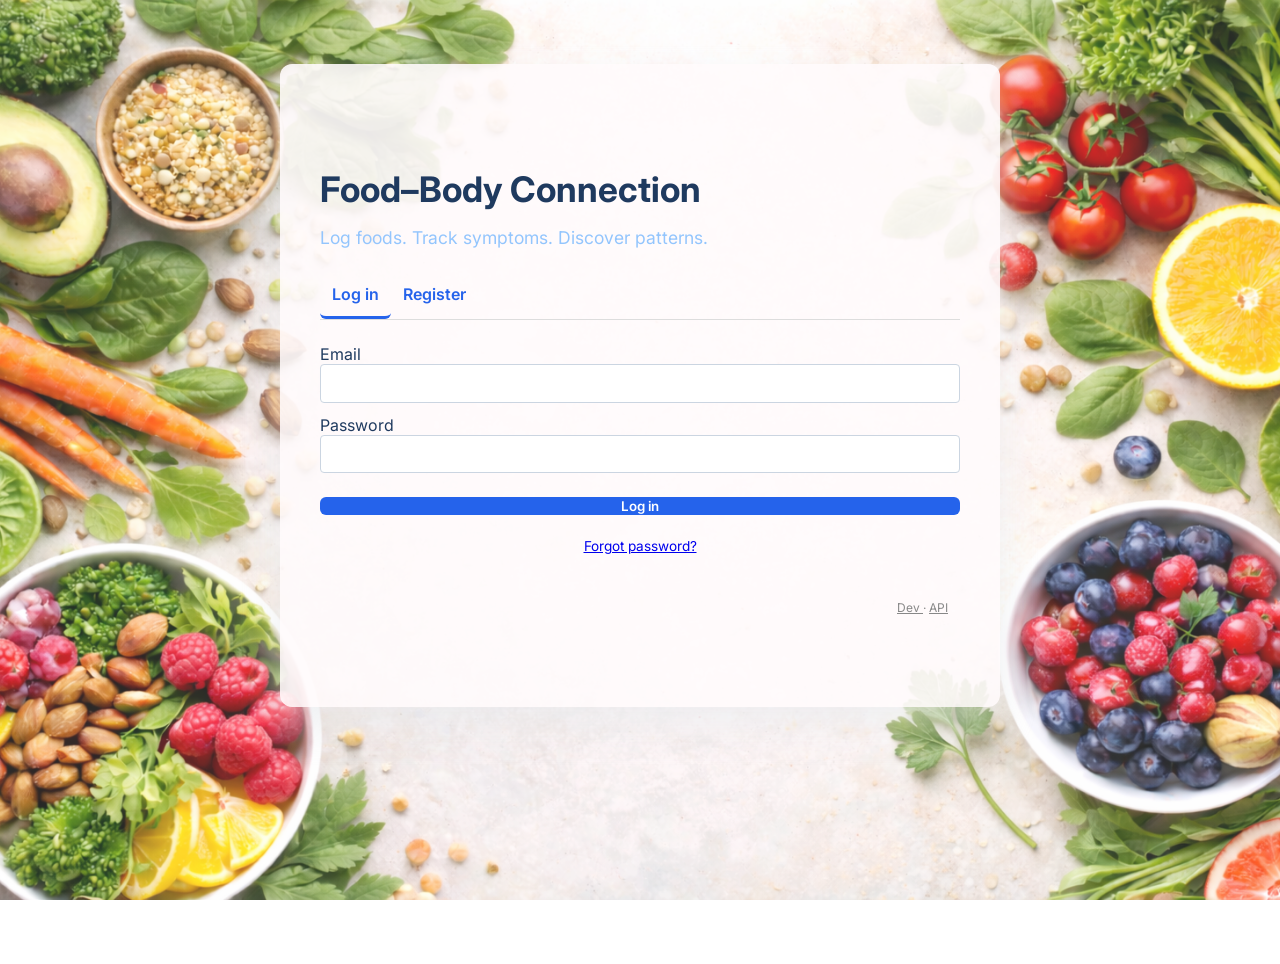
<file: docs/index.html>
<!-- docs/index.html -->
<!DOCTYPE html>
<html lang="en">
<head>
  <!-- ===================== -->
  <!-- Meta & Page Setup -->
  <!-- ===================== -->
  <meta charset="UTF-8" />
  <meta name="viewport" content="width=device-width, initial-scale=1.0"/>
  <title>Food–Body Connection | Login</title>

  <!-- Site Visit Counter (GoatCounter Analytics) -->
  <script data-goatcounter="https://kohoutal.goatcounter.com/count"
      async src="//gc.zgo.at/count.js">
  </script>

  <!-- Styles & Icons -->
  <link rel="preconnect" href="https://fonts.googleapis.com" />
  <link rel="preconnect" href="https://fonts.gstatic.com" crossorigin />
  <!-- Pinned rather than using the system stack, which resolved to SF Pro on
       an iPhone and Segoe UI on Windows and so never matched between them.
       display=swap shows the fallback immediately rather than blank text if
       the font is slow or unreachable. -->
  <link href="https://fonts.googleapis.com/css2?family=Inter:wght@400;500;600;700&display=swap" rel="stylesheet" />
  <link rel="stylesheet" href="styles.css" />
  <link rel="icon" type="image/png" href="assets/images/background_iphone.png">
  <link rel="apple-touch-icon" href="static/apple-touch-icon.png">
</head>

<body>
  <main class="container">

    <!-- ===================== -->
    <!-- Project Card Wrapper -->
    <!-- ===================== -->
    <div class="project-card">

      <!-- Application Title -->
      <h1>Food–Body Connection</h1>

      <!-- Short product description -->
      <p class="tagline">
        Log foods. Track symptoms. Discover patterns.
      </p>

      <!-- ===================== -->
      <!-- Authentication Tabs -->
      <!-- ===================== -->
      <!-- Controlled by js/tabs.js -->
      <div class="tabs">
        <button class="tab active" data-tab="login">Log in</button>
        <button class="tab" data-tab="register">Register</button>
      </div>

      <!-- ========================================================= -->
      <!-- ======================= LOGIN FORM ====================== -->
      <!-- ========================================================= -->
      <!-- Handles existing user authentication (js/main.js) -->
      <form id="login-form" class="form active">

        <!-- Email input -->
        <label>
          Email
          <input type="email" id="login_email" required />
        </label>

        <!-- Password input -->
        <label>
          Password
          <input type="password" id="login_password" required />
        </label>

        <!-- Submit button -->
        <button type="submit" class="primary">Log in</button>

        <!-- Forgot password link -->
        <p style="text-align:center; margin-top: 0.5rem;">
          <a href="#" id="forgot-password-link" style="font-size:0.85em;">Forgot password?</a>
        </p>
      </form>

      <!-- Forgot password inline form (hidden by default) -->
      <form id="forgot-form" class="form" style="display:none;">
        <p style="margin-bottom:0.75rem; font-size:0.9em;">Enter your email and we'll send you a reset link.</p>
        <label>
          Email
          <input type="email" id="forgot_email" required />
        </label>
        <button type="submit" class="primary">Send reset link</button>
        <p style="text-align:center; margin-top:0.5rem;">
          <a href="#" id="back-to-login-link" style="font-size:0.85em;">Back to login</a>
        </p>
      </form>

      <!-- ========================================================= -->
      <!-- ===================== REGISTRATION FORM ================= -->
      <!-- ========================================================= -->
      <!-- Handles new account creation (js/main.js) -->
      <form id="register-form" class="form">

        <!-- Email input -->
        <label>
          Email
          <input type="email" id="registration_email" required />
        </label>

        <!-- Password input -->
        <label>
          Password
          <input type="password" id="registration_password" required />
        </label>

        <!-- Submit button -->
        <button type="submit" class="primary">Create account</button>
      </form>

      <!-- ===================== -->
      <!-- Status Messages -->
      <!-- ===================== -->
      <!-- Populated dynamically by main.js -->
      <p id="login-success" class="success"></p>
      <p id="login-error" class="error"></p>
      <p id="registration-success" class="success"></p>
      <p id="registration-error" class="error"></p>

      <!-- ===================== -->
      <!-- Footer Links -->
      <!-- ===================== -->
      <div class="project-footnote">
        <!-- Developer / project page -->
        <a href="https://alkohout.github.io/projects/food_body_connection/">
          Dev
        </a>
        ·
        <!-- API documentation.
             Keep this host in step with API_URL in docs/js/api.js — it sat on
             the old 54.253.73.35 address for a while after the box moved. -->
        <a href="https://foodbodyconnection.159.13.61.101.nip.io/docs" target="_blank">
          API
        </a>
      </div>

    </div>
  </main>

  <!-- ===================== -->
  <!-- JavaScript Files -->
  <!-- ===================== -->

  <!-- Main authentication logic -->
  <script type="module" src="js/main.js"></script>

  <!-- Tab switching functionality -->
  <script src="js/tabs.js"></script>

</body>
</html>
</file>
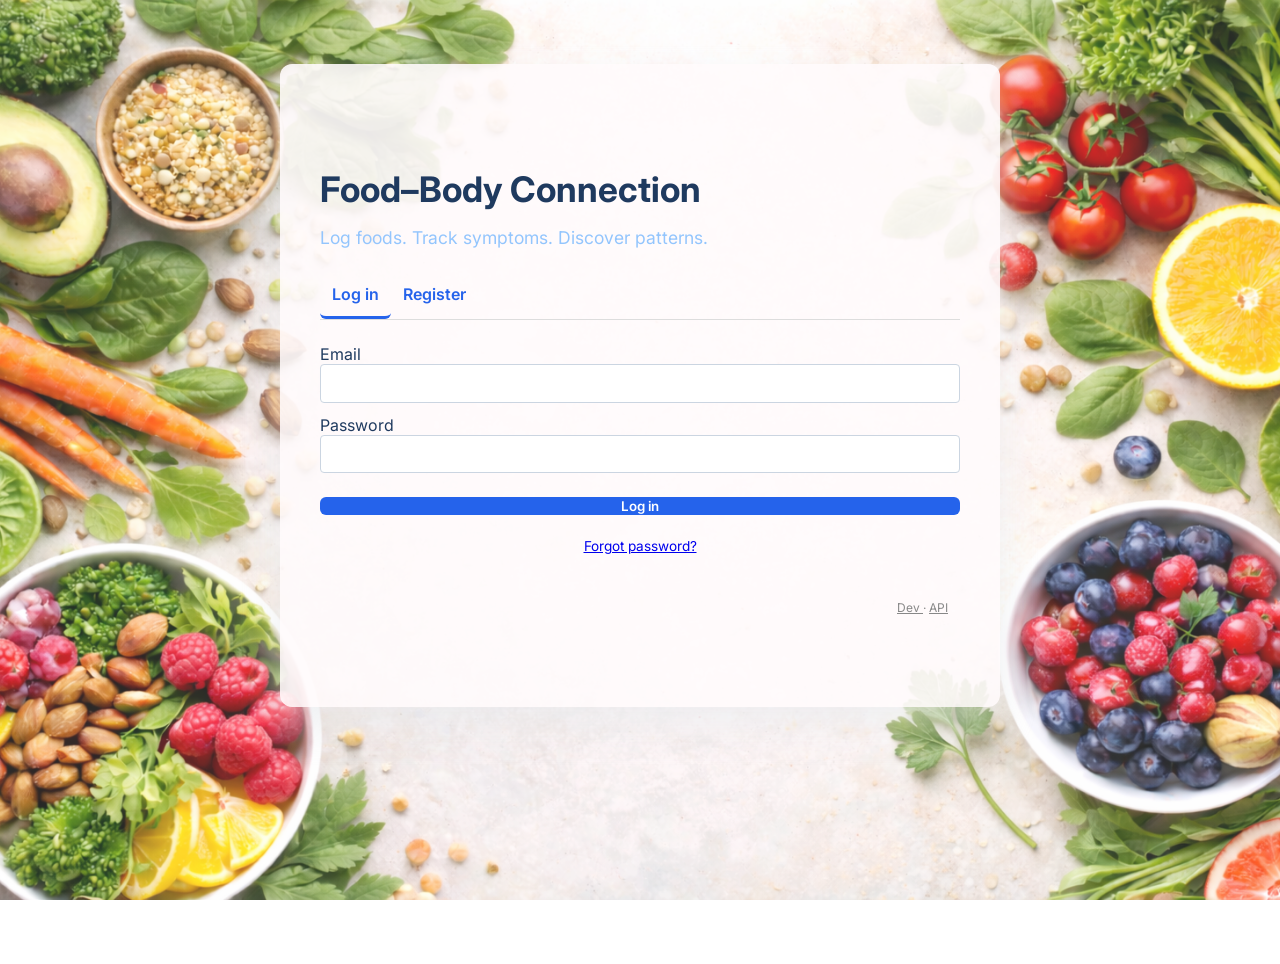
<file: docs/dashboard.html>
<!DOCTYPE html>
<html lang="en">
<head>
  <meta charset="UTF-8" />
  <meta name="viewport" content="width=device-width, initial-scale=1.0"/>
  <title>Food–Body Connection | Dashboard</title>
  <!-- Site Visit Counter -->
  <script data-goatcounter="https://kohoutal.goatcounter.com/count"
      async src="//gc.zgo.at/count.js">
  </script>
  <link rel="preconnect" href="https://fonts.googleapis.com" />
  <link rel="preconnect" href="https://fonts.gstatic.com" crossorigin />
  <!-- Pinned rather than using the system stack, which resolved to SF Pro on
       an iPhone and Segoe UI on Windows and so never matched between them.
       display=swap shows the fallback immediately rather than blank text if
       the font is slow or unreachable. -->
  <link href="https://fonts.googleapis.com/css2?family=Inter:wght@400;500;600;700&display=swap" rel="stylesheet" />
  <link rel="stylesheet" href="styles.css" />
  <link rel="icon" type="image/png" href="assets/images/background_iphone.png">
  <link rel="apple-touch-icon" href="static/apple-touch-icon.png">

</head>
<body>
  <main class="container">

    <header class="dashboard-header">
      <h1>Food–Body Connection</h1>
      <p id="user-email" class="subtle"></p>
      <button id="logout-btn" class="secondary">Log out</button>
    </header>

    <div id="user-count-badge" class="user-count-badge" aria-live="polite" style="display:none"></div>

    <!-- Tabs -->
    <div class="tabs">
      <button class="tab active" data-tab="checkin">Check-in</button>
      <button class="tab" data-tab="training">Training</button>
      <button class="tab" data-tab="allergen">Log Exposure</button>
      <button class="tab" data-tab="symptom">Log Symptom</button>
      <button class="tab" data-tab="analysis">Analysis</button>
      <button class="tab" data-tab="medication">Medications</button>
      <button class="tab" data-tab="documents">Documents</button>
    </div>

    <!-- Allergen tab -->
     <form id="allergen-form" class="form">

      <div class="form-row">
        <label for="allergen-select">Exposure</label>
        <select id="allergen-select" required>
          <option value="">Select an exposure…</option>
        </select>
      </div>

      <p class="helper-text">
           Or add a new one below.
      </p>

      <!-- The row the autocomplete reveals when what you typed is not on
           the list yet. It had no id, so the script that shows it
           dereferenced null and threw. -->
      <div class="form-row" id="add-allergen-wrapper">
        <label></label>
        <div class="inline-add">
          <input
            type="text"
            id="new-allergen-name"
            placeholder="New exposure name"
          />
          <button type="button" class="secondary" id="add-allergen-btn">Add</button>
        </div>
      </div>

      <input type="hidden" id="allergen-id">

      <div class="form-row">
        <label for="allergen-date">Date &amp; time</label>
        <input type="datetime-local" id="allergen-date" required />
      </div>

      <div class="form-row">
        <label for="allergen-quantity">Quantity</label>
        <div class="inline-fields">
          <input type="number" step="1" id="allergen-quantity" />
          <select id="allergen-unit">
            <option value="">—</option>
          </select>
        </div>
      </div>

      <button type="submit" class="primary">Log exposure</button>

      <p id="log-success" class="success"></p>
      <p id="log-error" class="error"></p>

      <section class="recent-logs-section">
        <h4 class="recent-logs-title">Recent logs</h4>
        <div id="allergen-logs-list" class="logs-list">
          <p class="logs-loading">Loading…</p>
        </div>
      </section>

    </form>

    <!-- Symptom tab -->
    <form id="symptom-form" class="form">

      <div class="form-row">
        <label for="symptom-select">Symptom</label>
        <select id="symptom-select" required>
          <option value="">Select a symptom…</option>
        </select>
      </div>

      <p class="helper-text">
           Or add a new one below.
      </p>

      <div class="form-row">
        <label></label>
        <div class="inline-add">
          <input
            type="text"
            id="new-symptom-name"
            placeholder="New symptom name"
          />
          <select id="new-symptom-group"></select>
          <input
            type="text"
            id="new-symptom-group-new"
            placeholder="New group name"
            style="display:none"
          />
          <button type="button" class="secondary" id="add-symptom-btn">Add</button>
        </div>
      </div>

      <!-- Editing symptoms: a name typed in a hurry used to be permanent, and
           a symptom with no group is missing from the grouped analysis. -->
      <section class="med-section">
        <button type="button" id="sym-manage-toggle" class="secondary" style="width:auto">
          Edit my symptoms
        </button>
        <div id="sym-manage" class="tr-panel" style="display:none"></div>
      </section>

      <input type="hidden" id="symptom-id">

      <div class="form-row">
        <label for="symptom-date">Date &amp; time</label>
        <input type="datetime-local" id="symptom-date" required />
      </div>


      <div class="form-row">
        <label>Intensity</label>
      </div>
      <div class="range-wrapper">
        <input
          type="range"
          id="symptom-intensity"
          min="0"
          max="3"
          step="1"
        />

        <div class="range-labels" id="intensity-labels">
          <span data-value="0">None</span>
          <span data-value="1">Mild</span>
          <span data-value="2">Moderate</span>
          <span data-value="3">Severe</span>
        </div>
      </div>

      <button type="submit" class="primary">Log symptom</button>

      <p id="symptom-success" class="success"></p>
      <p id="symptom-error" class="error"></p>

      <section class="recent-logs-section">
        <h4 class="recent-logs-title">Recent logs</h4>
        <div id="symptom-logs-list" class="logs-list">
          <p class="logs-loading">Loading…</p>
        </div>
      </section>

    </form>

    <!-- Check-in tab -->
    <form id="checkin-form" class="form active">
      <p>A quick daily check-in to track how you feel over time.</p>
      <div id="checkin-content">
        <!-- Populated by JS once user is known -->
      </div>
    </form>

    <!-- Analysis tab -->
    <form id="analysis-form" class="form">
      <p>Explore your logged data to identify potential food–symptom relationships.</p>

      <section class="analysis-section">
        <!-- ===================== -->
        <!-- Summary statistics -->
        <!-- ===================== -->
        <h3>Summary Statistics</h3>

        <div class="stat-card stat-card--secondary stat-inline">
          <span class="stat-label">Total entries</span>
          <span class="stat-value" id="stat-total-entries">—</span>
        </div>

        <div class="stat-card stat-card--secondary stat-inline">
          <span class="stat-label">Total exposures logged</span>
          <span class="stat-value" id="stat-total-allergens">—</span>
        </div>

        <div class="stat-card stat-card--secondary stat-inline">
          <span class="stat-label">Total symptoms logged</span>
          <span class="stat-value" id="stat-total-symptoms">—</span>
        </div>

        <div class="stat-card stat-card--secondary stat-inline">
          <span class="stat-label">Days tracked</span>
          <span class="stat-value" id="stat-days">—</span>
        </div>

        <div class="stat-card stat-card--secondary stat-inline">
          <span class="stat-label">Average exposures per day</span>
          <span class="stat-value" id="stat-avg-allergens-per-day">—</span>
        </div>

        <div class="stat-card stat-card--secondary stat-inline">
          <span class="stat-label">Average symptoms per day</span>
          <span class="stat-value" id="stat-avg-symptoms-per-day">—</span>
        </div>

        <div id="extra-stats"></div>

        <!-- ===================== -->
        <!-- Analysis dropdown container -->
        <!-- ===================== -->
        <div class="analysis-picker-container">
          <h3>Explore Analyses</h3>

          <div class="form-row">
            <label for="analysis-select">Choose analysis</label>
            <select id="analysis-select">
              <option value="">Select an analysis…</option>
              <option value="allergen-importance">Exposure importance plot</option>
              <option value="symptom-grouping">Symptom grouping plot</option>
              <option value="time-series">Time series plot</option>
              <option value="deeper-analysis">Deeper analysis</option>
              <option value="checkin-trends">Daily wellbeing trends</option>
              <option value="symptom-calendar">Symptom calendar</option>
              <option value="headache-forecast">Headache forecast</option>
              <option value="medication-change">Medication change</option>
              <option value="triptan-monthly" class="user4-only" style="display:none">Triptans per month</option>
              <option value="pressure" class="user4-only" style="display:none">Barometric pressure</option>
            </select>
          </div>

          <div id="analysis-display-container" class="analysis-display-container">
            <!-- Default placeholder -->
            <div id="analysis-placeholder" class="analysis-panel visible">
              <p>Select an analysis option to view it here.</p>
            </div>

            <!-- Allergen importance -->
            <div id="panel-allergen-importance" class="analysis-panel">
              <h4>Exposure Importance</h4>
              <p>
                The exposures you have logged are ranked to show which may be
                more strongly associated with symptoms after exposure.
              </p>

              <p id="allergenrank-status" class="status"></p>
              <div class="plot-container" style="position: relative;">
                <figure class="img-figure">
                  <img id="allergenrank-plot" src="" alt="Allergen Rank Plot" />
                  <div
                    id="model-info-box"
                    onclick="window.location.href='model-metrics';"
                    title="Click to learn what these metrics mean"
                    style="
                      position: absolute;
                      top: 12px;
                      right: 12px;
                      padding: 10px;
                      cursor: pointer;
                      background: rgba(255,255,255,0.0);
                      width: 220px;
                      height: 120px;
                    "
                  ></div>
                  <figcaption>
                    Figure: The odds ratio for each exposure...
                  </figcaption>
                </figure>
              </div>
            </div>

            <!-- Symptom grouping -->
            <div id="panel-symptom-grouping" class="analysis-panel">
              <h4>Grouping symptoms</h4>
              <p>
                This chart shows how often symptoms are logged across different body systems.
              </p>

              <p id="histogram-status" class="status"></p>
              <figure class="img-figure">
                <img id="group_histogram" src="" alt="System Group Histogram" />
                <figcaption>
                  Figure: Symptom counts by body system...
                </figcaption>
              </figure>
            </div>

            <!-- Time series -->
            <div id="panel-time-series" class="analysis-panel">
              <h4>Time Series Plot</h4>
              <p>Compare one or two variables over time.</p>

              <div class="form-row">
                <label>Variable 1</label>
                <div class="inline-fields">
                  <select id="ts-type-select" class="ts-type-sel">
                    <option value="allergen">Exposure</option>
                    <option value="symptom">Symptom</option>
                    <option value="medication">Medication</option>
                    <option value="checkin">Daily Check-in</option>
                  </select>
                  <select id="ts-name-select" class="ts-name-sel">
                    <option value="">Select…</option>
                  </select>
                </div>
              </div>

              <div class="form-row">
                <label>Variable 2</label>
                <div class="inline-fields">
                  <select id="ts-type2-select" class="ts-type-sel">
                    <option value="">None</option>
                    <option value="allergen">Exposure</option>
                    <option value="symptom">Symptom</option>
                    <option value="medication">Medication</option>
                    <option value="checkin">Daily Check-in</option>
                  </select>
                  <select id="ts-name2-select" class="ts-name-sel" disabled>
                    <option value="">Select…</option>
                  </select>
                </div>
              </div>

              <div class="form-row">
                <label>Date range</label>
                <div class="ts-range-btns">
                  <button type="button" class="ts-range-btn active" data-range="all">All</button>
                  <button type="button" class="ts-range-btn" data-range="3m">3 months</button>
                  <button type="button" class="ts-range-btn" data-range="1m">1 month</button>
                  <button type="button" class="ts-range-btn" data-range="custom">Custom</button>
                </div>
              </div>

              <div class="form-row" id="ts-custom-range" style="display:none">
                <label>From / To</label>
                <div class="inline-fields">
                  <input type="date" id="ts-date-from" />
                  <input type="date" id="ts-date-to" />
                </div>
              </div>

              <p id="ts-status" class="status"></p>

              <figure class="img-figure" id="ts-figure" style="display:none; margin-top:1rem">
                <img id="ts-plot" src="" alt="Time Series Plot" style="width:100%" />
              </figure>

              <!-- Cross-correlation section — visible only when two variables are selected -->
              <div id="ts-ccf-section" style="display:none; margin-top:1.5rem; border-top:1px solid #e5e7eb; padding-top:1rem">
                <h5 style="margin:0 0 0.25rem; font-size:0.9rem; font-weight:600; color:#374151">Cross-Correlation Analysis</h5>
                <p style="margin:0 0 0.75rem; font-size:0.82rem; color:#6b7280">
                  How strongly does variable 1 predict variable 2 at different time lags?
                  A peak at +N hours means variable 1 tends to occur N hours <em>before</em> variable 2.
                </p>
                <button type="button" id="ts-ccf-btn" class="secondary" style="width:auto;margin:0;padding:0.35rem 0.9rem;font-size:0.85rem">
                  Run cross-correlation
                </button>
                <p id="ts-ccf-status" class="status"></p>
                <figure class="img-figure" id="ts-ccf-figure" style="display:none; margin-top:0.75rem">
                  <img id="ts-ccf-plot" src="" alt="Cross-Correlation Plot" style="width:100%" />
                </figure>

                <!-- Peri-event -->
                <div style="margin-top:1.25rem; border-top:1px solid #f3f4f6; padding-top:1rem">
                  <h5 style="margin:0 0 0.25rem; font-size:0.9rem; font-weight:600; color:#374151">Peri-event Analysis</h5>
                  <p style="margin:0 0 0.75rem; font-size:0.82rem; color:#6b7280">
                    Treats <strong>variable 2</strong> as the trigger event and shows how often
                    <strong>variable 1</strong> occurs in the days surrounding it.
                    A green <strong>TODAY</strong> line marks where you currently sit in the
                    cycle — how many days you are before or after variable 2 — so you can read
                    off the expected rate for right now.
                  </p>
                  <div class="inline-fields" style="margin-bottom:0.75rem">
                    <label style="font-size:0.82rem;color:#6b7280;white-space:nowrap">Window ±</label>
                    <select id="ts-peri-window" style="width:150px">
                      <option value="3">3 days</option>
                      <option value="5">5 days</option>
                      <option value="7">7 days</option>
                      <option value="15" selected>15 days (full cycle)</option>
                      <option value="21">21 days</option>
                      <option value="30">30 days</option>
                    </select>
                  </div>
                  <button type="button" id="ts-peri-btn" class="secondary" style="width:auto;margin:0;padding:0.35rem 0.9rem;font-size:0.85rem">
                    Run peri-event analysis
                  </button>
                  <p id="ts-peri-status" class="status"></p>
                  <figure class="img-figure" id="ts-peri-figure" style="display:none; margin-top:0.75rem">
                    <img id="ts-peri-plot" src="" alt="Peri-event Plot" style="width:100%" />
                  </figure>
                </div>

              </div>

            </div>

            <!-- Deeper analysis -->
            <div id="panel-deeper-analysis" class="analysis-panel">
              <h4>Deeper Analysis</h4>
              <p>Use the controls below to explore your data in more detail.</p>

              <div class="form-row">
                <label for="allergen-intensity-input">– an exposure:</label>
                <div class="autocomplete-wrapper" style="position: relative;">
                  <input type="text" id="allergen-intensity-input" autocomplete="off" />
                  <input type="hidden" id="allergen-intensity-id" />
                  <ul id="allergen-intensity-suggestions" class="suggestions"></ul>
                </div>
              </div>

              <div class="form-row">
                <label for="lag-window">– a lag window:</label>
                <select id="lag-window">
                  <option value="0_6">0 – 6 hrs</option>
                  <option value="6_24">6 – 24 hrs</option>
                  <option value="24_48">24 – 48 hrs</option>
                  <option value="0_24">0 – 24 hrs</option>
                  <option value="0_48">0 – 48 hrs</option>
                  <option value="0_72">0 – 72 hrs</option>
                </select>
              </div>

              <div class="form-row">
                <label for="symptom-group-input">– a symptom group:</label>
                <div class="autocomplete-wrapper" style="position: relative;">
                  <input type="text" id="symptom-group-input" autocomplete="off" />
                  <input type="hidden" id="symptom-group-id" />
                  <ul id="symptom-group-suggestions" class="suggestions"></ul>
                </div>
              </div>

              <div class="form-row">
                <button type="button" id="update-plot-btn" class="primary">
                  Generate plots
                </button>
              </div>

              <p id="deeper-status" class="status"></p>

              <div id="deeper-plots" style="display:none">
                <figure class="img-figure" style="margin-top:1rem">
                  <img id="deeper-time-series-plot" src="" alt="Time Series" style="width:100%" />
                  <figcaption>Symptom burden and exposure over time.</figcaption>
                </figure>
                <figure class="img-figure" style="margin-top:1rem">
                  <img id="deeper-bar-plot" src="" alt="Temporal relationship" style="width:100%" />
                  <figcaption>Temporal relationship: exposure days followed by symptoms / symptom days preceded by exposure.</figcaption>
                </figure>
                <figure class="img-figure" style="margin-top:1rem">
                  <img id="deeper-risk-plot" src="" alt="Risk comparison" style="width:100%" />
                  <figcaption>Symptom probability on exposed vs unexposed days.</figcaption>
                </figure>
              </div>

            </div>
          </div>
        </div>

            <!-- Check-in trends -->
            <div id="panel-checkin-trends" class="analysis-panel">
              <h4>Daily Wellbeing Trends</h4>
              <p>Mood, sleep, fatigue, gut, and stress scores over time (7-day rolling average).</p>
              <p id="checkin-trends-status" class="status"></p>
              <figure class="img-figure">
                <img id="checkin-trends-plot" src="" alt="Daily wellbeing trends" style="width:100%" />
              </figure>
            </div>

            <!-- Symptom calendar -->
            <div id="panel-symptom-calendar" class="analysis-panel">
              <h4>Symptom Calendar</h4>
              <p>A heatmap showing your worst symptom intensity each day over the past 52 weeks.</p>
              <p id="symptom-calendar-status" class="status"></p>
              <figure class="img-figure">
                <img id="symptom-calendar-plot" src="" alt="Symptom calendar heatmap" style="width:100%" />
              </figure>
            </div>

            <!-- Headache forecast -->
            <div id="panel-headache-forecast" class="analysis-panel">
              <h4>Headache Forecast</h4>
              <p>
                Likelihood of a headache on each of the coming days, based on where
                you sit in your cycle. Built from how often headaches landed on each
                cycle day historically — so it ranks days against your own average,
                it does not predict individual events.
              </p>
              <div class="inline-fields" style="margin-bottom:0.75rem">
                <label for="headache-forecast-days"
                       style="font-size:0.82rem;color:#6b7280;white-space:nowrap">Look ahead</label>
                <select id="headache-forecast-days" style="width:130px">
                  <option value="14" selected>14 days</option>
                  <option value="21">21 days</option>
                  <option value="28">28 days</option>
                  <option value="35">35 days</option>
                </select>
              </div>
              <p id="headache-forecast-status" class="status"></p>
              <figure class="img-figure">
                <img id="headache-forecast-plot" src="" alt="Headache likelihood forecast calendar" style="width:100%" />
              </figure>
            </div>

            <!-- Medication change -->
            <div id="panel-medication-change" class="analysis-panel">
              <h4>Medication Change</h4>
              <p>
                Compare how often something happened before and after a change in a
                medication's daily dose — for example triptan use before and after
                increasing propranolol. The two windows are matched to the same length
                so the rates are measured over equal time.
              </p>
              <div class="inline-fields" style="margin-bottom:0.75rem; flex-wrap:wrap; gap:0.6rem">
                <label for="medchange-change" style="font-size:0.82rem;color:#6b7280;white-space:nowrap">Dose change</label>
                <select id="medchange-change" style="min-width:220px"></select>

                <label for="medchange-type" style="font-size:0.82rem;color:#6b7280;white-space:nowrap">Compare</label>
                <select id="medchange-type" style="width:110px">
                  <option value="allergen" selected>Exposure</option>
                  <option value="symptom">Symptom</option>
                </select>
                <select id="medchange-target" style="min-width:150px"></select>

                <label for="medchange-window" style="font-size:0.82rem;color:#6b7280;white-space:nowrap">Window</label>
                <select id="medchange-window" style="width:150px">
                  <option value="" selected>Longest that fits</option>
                  <option value="14">14 days each side</option>
                  <option value="30">30 days each side</option>
                  <option value="60">60 days each side</option>
                  <option value="90">90 days each side</option>
                </select>
              </div>
              <p id="medication-change-status" class="status"></p>
              <figure class="img-figure">
                <img id="medication-change-plot" src="" alt="Medication change comparison" style="width:100%" />
              </figure>
            </div>

            <!-- Triptans per month (user 4 only) -->
            <div id="panel-pressure" class="analysis-panel">
              <h4>Barometric pressure</h4>
              <p>Daily mean pressure for Christchurch with the biggest fall in any
                 24-hour window below it, migraine-cluster days shaded and triptan
                 doses marked. The dotted line is the forecast.</p>
              <p id="pressure-status" class="status"></p>
              <figure class="img-figure">
                <img id="pressure-plot" src="" alt="Barometric pressure against migraine days" />
              </figure>
            </div>

            <div id="panel-triptan-monthly" class="analysis-panel">
              <h4>Triptans per month</h4>
              <p>Monthly count of Triptan doses logged, with the overall average shown as a dashed line.</p>
              <p id="triptan-monthly-status" class="status"></p>
              <figure class="img-figure">
                <img id="triptan-monthly-plot" src="" alt="Triptans per month" />
              </figure>
            </div>

          </div> <!-- /analysis-display-container -->
        </div> <!-- /analysis-picker-container -->

        <!-- ===================== -->
        <!-- Analysis Summary -->
        <!-- ===================== -->
        <h3 style="margin-top: 1.5rem;">Analysis Summary</h3>
        <div style="margin-bottom: 12px;">
          <button id="ai-summary-btn" type="button" class="primary" style="width: auto; padding: 0.5rem 1.2rem;">
            Generate AI Summary
          </button>
          <span id="ai-summary-status" style="margin-left: 12px; font-size: 0.9em; color: #666;"></span>
        </div>
        <div id="summaryDiv" style="white-space: pre-wrap; padding: 10px;"></div>

        <!-- ===================== -->
        <!-- AI Chat -->
        <!-- ===================== -->
        <h3 style="margin-top: 2rem;">Discuss</h3>
        <p style="margin-bottom: 0.75rem; color: #6b7280; font-size: 0.9em;">
          Ask questions about your data. The AI has the summary above, your uploaded
          documents, and can look up your actual logged entries — so you can ask things
          like <em>“show me every headache in March”</em> or <em>“which foods do I log most
          often?”</em>. When it looks something up, the rows it read are shown as a table
          beneath its answer.
        </p>

        <div id="chat-messages" style="
          border: 1px solid #e5e7eb;
          border-radius: 8px;
          padding: 1rem;
          min-height: 100px;
          max-height: 420px;
          overflow-y: auto;
          margin-bottom: 0.75rem;
          display: flex;
          flex-direction: column;
          gap: 0.6rem;
        ">
          <p id="chat-placeholder" style="color: #9ca3af; font-size: 0.9em; margin: 0;">Your conversation will appear here.</p>
        </div>

        <textarea
          id="chat-input"
          rows="3"
          placeholder="e.g. Which exposure looks most strongly linked to my symptoms?"
          style="width: 100%; box-sizing: border-box; resize: vertical; padding: 0.6rem 0.85rem; border: 1px solid #d1d5db; border-radius: 6px; font-size: 0.95em; font-family: inherit;"
        ></textarea>
        <div style="display: flex; justify-content: space-between; align-items: center; margin-top: 0.4rem;">
          <button id="chat-send-btn" type="button" class="primary" style="padding: 0.5rem 1.4rem;">Send</button>
          <button id="chat-clear-btn" type="button" class="secondary" style="font-size: 0.8em; padding: 0.3rem 0.7rem;">Clear chat</button>
        </div>

        <div id="analysis-empty-state" style="display:none; padding:20px;">
          <h3>No data yet</h3>
          <p>
            Start logging exposures and symptoms to unlock personalised insights.
            Once you’ve recorded sufficient entries, your analysis will appear here.
          </p>
        </div>
      </section>
    </form>
        <!-- ===================== -->
        <!-- Model - Predictions -->
        <!-- ===================== -->
<!--           
                <div class="stat-card stat-card--secondary stat-inline">
                <span class="stat-label">Model Prections</span>
                <span class="stat-value" id="predict-out">—</span>
            </div>
-->
<!--           <div id="analysis-content"> -->
          <!-- ===================== -->
          <!-- Bar plot - Symptom Frequency -->
          <!-- ===================== -->

<!--
              <h3>Exploratory Plots</h3>
              <p>Overview of logged exposures and symptoms. Explore these plots to gain insights. </p>
              <h4>Exposure Importance</h4>
                <p>
                The exposures you have logged are ranked (Figure ), showing which exposures are most likely to trigger symptoms within a lag window following exposure. 
                The bars represent the strength of association, called the "odds ratio," which indicates how much 
                more likely symptoms are when the exposure is consumed. An odds ratio greater than 1 suggests 
                the exposure may increase symptom risk, while an odds ratio around 1 (dashed line) indicates little or no effect. 
                Use this information to explore potential triggers, but remember this shows association, not a diagnosis.
                </p>
                <div class="plot-container" style="position: relative;">
                <figure class="img-figure">
                  <img id="allergenrank-plot" src="" alt="Allergen Rank Plot" />
                  <div
                    id="model-info-box"
                    onclick="window.location.href='model-metrics';"
                    title="Click to learn what these metrics mean"
                    style="
                      position: absolute;
                      top: 12px;
                      right: 12px;
                      padding: 10px;
                      cursor: pointer;
                      background: rgba(255,255,255,0.0);
                      width: 220px;
                      height: 120px;
                    "
                  ></div>
                <figcaption>Figure : The odds ratio for each exposure. 
                  The 95% confidence interval for each exposure is given by the thin verticle black lines.
                  The neutral odds ratio is shown by the red dashed horizontal line.
                  The performance metrics of the model used to calculate the odds ratio is provided in the top right corner. 
                  Red text indicates a weak model with low reliability, orange text indicates a moderate model to treat cautiously and green text indicates a strong reliable model.
                  To learn more about the meaning of the metrics click on the model performance results.
                </figcaption>
              </figure>
              </div>
-->              

              <!--
              <h4>Symptom frequency</h4>
              <p>
              This chart summarises how often symptoms are recorded after exposure to different exposures.
              For each exposure, we count symptoms that occur within 24 hours of an exposure and normalise
              by how often that exposure was consumed, allowing fair comparison across foods.
              </p>
              <figure class="img-figure">
                <img id="analysis-plot" src="" alt="Analysis Plot" />
                <figcaption>Figure : Top 10 exposures ranked by symptom rate within 24 hours of exposure.
                  The symptom rate is calculated as the total number of logged symptoms occurring within 24 hours of an exposure, divided by the total number of exposures. 
                  Only exposures with at least five recorded exposures and at least one associated symptom are shown.
                </figcaption>
                </figure>
              -->

<!--
              <h4>Grouping symptoms</h4>
              <p>
              This chart shows how often symptoms are logged across different body systems.
              Grouping symptoms by system helps highlight which areas of the body are most frequently affected overall, independent of specific exposures or timing.
              </p>
              <figure class="img-figure">
                <img id="group_histogram" src="" alt="System Group Histogram" />
                <figcaption>Figure : Symptom counts by body system.
                  Each bar represents the total number of symptom events logged for a given symptom group. 
                  Higher counts indicate systems where symptoms are reported more frequently over time.
                </figcaption>
              </figure>

              <h3>Deeper Analysis</h3>
              <p>Using the plots above explore your data deeper by selecting:</p>

              <div class="form-row">
                <label for="allergen-intensity-input">– an exposure:</label>
                <div class="autocomplete-wrapper" style="position: relative;">
                  <input type="text" id="allergen-intensity-input" autocomplete="off" />
                  <input type="hidden" id="allergen-intensity-id" />
                  <ul id="allergen-intensity-suggestions" class="suggestions"></ul>
                </div>
              </div>
              <p></p>
              <div class="form-row">
                <label for="lag-window">– a lag window:</label>
                <select id="lag-window">
                  <option value="0_6">0 – 6 hrs</option>
                  <option value="6_24">6 – 24 hrs</option>
                  <option value="24_48">24 – 48 hrs</option>
                  <option value="0_24">0 – 24 hrs</option>
                  <option value="0_48">0 – 48 hrs</option>
                  <option value="0_72">0 – 72 hrs</option>
                </select>
              </div>

              <p></p>
              <div class="form-row">
                <label for="symptom-group-input">– a symptom group:</label>
                <div class="autocomplete-wrapper" style="position: relative;">
                  <input type="text" id="symptom-group-input" autocomplete="off" />
                  <input type="hidden" id="symptom-group-id" />
                  <ul id="symptom-group-suggestions" class="suggestions"></ul>
                </div>
              </div>

              <div class="form-row">
                <button
                  type="button"
                  id="update-plot-btn"
                  class="primary"
                >
                  Generate plots
                </button>
              </div>

-->
              <!-- ===================== -->
              <!-- Time lag analysis -->
              <!-- ===================== -->
  <!--           <section class="analysis-section">
                <h3>Significant Food–Symptom Relationships Identified</h3>
                <table id="temporal-stats-table" class="analysis-table">
                  <thead>
                    <tr>
                      <th>Exposure</th>
                      <th>Symptom Group</th>
                      <th>Post Count</th>
                      <th>Pre Count</th>
                      <th>P-value</th>
                      <th>Evidence</th>
                    </tr>
                  </thead>
                  <tbody>
  -->
                    <!-- rows will be populated dynamically -->
  <!--                </tbody>
                </table>
              </section>
  -->
<!--
              <h4> Risk</h4>

              <p>
              This section looks at whether your symptoms tend to occur more often on days when you are exposed
              to a specific exposure, compared with days when you are not. It focuses on everyday risk —
              how likely symptoms are on an exposed day versus a non-exposed day — rather than predicting
              individual events.
              </p>

              <p>
              The chart below compares these two types of days and highlights both the size of any difference
              in symptom risk and how confident we can be that the difference is not due to chance.
              Larger risk differences with stronger evidence are more meaningful, while small differences
              or weak evidence should be interpreted cautiously.
              </p>

              <div class="plot-container" style="position: relative;">
              <figure class="img-figure" >
                <img id="analysis-risk-plot" src="" alt="Allergen / Symptom Percentages" />
                <div
                    id="model-info-box-risk"
                    onclick="window.location.href='model-metrics';"
                    title="Click to learn what these metrics mean"
                    style="
                      position: absolute;
                      top: 12px;
                      right: 12px;
                      padding: 10px;
                      cursor: pointer;
                      background: rgba(255,255,255,0.0);
                      width: 220px;
                      height: 120px;
                    "
                ></div>
                <figcaption> Figure : Chance of symptoms on exposed vs non-exposed days.
                  This chart shows how often symptoms occurred on days without exposure compared with days when exposed to <span id="caption-allergen"></span>. 
                  A day is counted as “exposed” if the exposure occurred at least once that day. 
                  Symptoms are included if they happened within  <span id="caption-lag"></span>. 
                  The text shows how much the chance of symptoms increases (or decreases) on exposed days, along with a p-value indicating how strong the evidence is that the difference is significant. 
                </figcaption>
              </figure> 
              </div>
              <h4>Dose-Response</h4>
              This section examines whether higher standardized volumes of a specific exposure are associated with stronger symptom responses. 
              The focus is on the relationship between exposure and the peak symptom intensity observed within the specified lag window after exposure. 
              The violin plot below shows the distribution of standardized exposure volumes for each level of peak symptom intensity. 
              The top-right metrics panel summarizes the strength of this relationship using the odds ratio. 
              The odds ratio quantifies how the odds of experiencing a higher symptom intensity change with each one standard deviation increase in exposure volume.
              <div class="plot-container" style="position: relative;">
              <figure class="img-figure" >
                <img id="analysis-intensity-volume-plot" src="" alt="Intensity-Volume Plot" />
                <div
                    id="model-info-box-dose"
                    onclick="window.location.href='model-metrics';"
                    title="Click to learn what these metrics mean"
                    style="
                      position: absolute;
                      top: 12px;
                      right: 12px;
                      padding: 10px;
                      cursor: pointer;
                      background: rgba(255,255,255,0.0);
                      width: 220px;
                      height: 120px;
                    "
                ></div>
                <figcaption> Figure : Distribution of exposure volume by peak symptom intensity.
                  This violin plot shows the distribution of <span id="caption-allergen-dose"></span> exposures grouped by the maximum symptom intensity logged within <span id="caption-lag-dose"></span>. 
                  The width of each violin represents the density of observations at that symptom intensity level.
                  The odds ratio quantifies the multiplicative change in odds of experiencing higher symptom intensity per one standard deviation increase in exposure volume, with a 95% confidence interval.
                </figcaption>
              </figure>
              </div>
              <h4>Time Series Plot</h4>
              This figure shows the temporal relationship between symptom burden and exposure. 
              The top panel displays daily symptom burden as both raw values and a rolling average (default 3-day), highlighting short-term trends and fluctuations. 
              Subtle color bands indicate mild, moderate, and severe burden ranges. 
              The bottom panel shows daily exposure volume, allowing visual comparison of symptom patterns with exposure events over time.
              <figure class="img-figure" >
                <img id="analysis-time-series-plot" src="" alt="Allergen Time Series Plot" />
                <figcaption> Figure : Sympton burden blue time series (left axis) and exposure volume exposure orange markers (right axis). 
                  The size of the markers correspond to the volume exposed to. 
                </figcaption>
              </figure> 
              <h4> Temporal Relationship between exposure and symptom group</h4>
              This figure summarizes the temporal association between exposure and symptom occurrence within a specified lag window. 
              The first bar shows the percentage of exposure-days that were followed by symptoms within the selected lag window, while the second bar shows the percentage of symptom-days that were preceded by exposure within the same time window. 
              This dual perspective highlights how closely symptom events track exposures for the selected symptom group.
              <figure class="img-figure" >
                <img id="analysis-bar-plot" src="" alt="Allergen / Symptom Percentages" />
                <figcaption> Figure : Temporal relationship between exposure and symptoms for <span id="caption-symptom-group"></span> symptoms.
                  The left bar shows the percentage of days with an exposure where at least one symptom occurred within <span id="caption-lag"></span> afterward (exposure-days followed by symptoms).
                  The right bar shows the percentage of days with a symptom where at least one exposure occurred in the <span id="caption-lag"></span> prior (symptom-days preceded by exposure).
                  These percentages reflect temporal alignment but do not imply causation.
                </figcaption>
              </figure> 
            </div>

        </section>
-->

        <!-- ===================== -->
        <!-- Symptom distribution -->
        <!-- ===================== -->
         <!--
        <section class="analysis-section">
            <h3>Symptom Distribution</h3>

            <label>
            Group by
            <select id="symptom-groupby">
                <option value="symptom">Symptom</option>
                <option value="severity">Severity</option>
                <option value="time_of_day">Time of day</option>
            </select>
            </label>

            <div class="plot-container" id="symptom-distribution-plot">
            </div>
        </section>
        -->

        <!-- ===================== -->
        <!-- Dose-response -->
        <!-- ===================== -->
        <!--
        <section class="analysis-section">
            <h3>Dose–Response</h3>

            <label>
            Unit
            <select id="dose-unit">
                <option value="g">grams</option>
                <option value="ml">ml</option>
                <option value="serving">servings</option>
            </select>
            </label>

            <div class="plot-container" id="dose-response-plot">
            </div>
        </section>


        </section>
        -->

        <!-- ===================== -->
        <!-- Notes / interpretation -->
        <!-- ===================== -->
         <!--
        <section class="analysis-section">
            <h3>Notes</h3>
            <textarea
            id="analysis-notes"
            placeholder="Observations, hypotheses, confounders…"
            rows="4"
            ></textarea>
        </section>
        -->

    </form>


    <!-- Medications tab -->
    <form id="medication-form" class="form">
      <p>Track your daily medication regimen and log dose changes over time.</p>

      <!-- Current regimen cards -->
      <section class="med-section">
        <h3>Current medications</h3>
        <div id="med-current-list" class="med-current-list">
          <p class="logs-loading">Loading…</p>
        </div>
      </section>

      <!-- Add medication -->
      <section class="med-section">
        <button type="button" id="med-add-toggle" class="secondary" style="width:auto">+ Add medication</button>
        <div id="med-add-panel" style="display:none; margin-top:1rem">
          <div class="form-row">
            <label for="med-name-input">Medication</label>
            <input type="text" id="med-name-input" list="med-name-list" placeholder="e.g. Propranolol" autocomplete="off" />
            <datalist id="med-name-list"></datalist>
          </div>
          <div class="form-row">
            <label>Dose</label>
            <div class="inline-fields">
              <input type="number" id="med-dose-input" step="any" placeholder="0" style="width:80px" />
              <input type="text" id="med-unit-input" placeholder="mg" style="width:60px" />
            </div>
          </div>
          <div class="form-row">
            <label for="med-note-input">Note</label>
            <input type="text" id="med-note-input" placeholder="e.g. morning dose" />
          </div>
          <div class="form-row">
            <label for="med-start-input">Start date</label>
            <input type="date" id="med-start-input" />
          </div>
          <div class="form-row">
            <label></label>
            <button type="button" id="med-add-submit" class="primary" style="width:auto;margin:0">Save</button>
          </div>
          <p id="med-add-error" class="error"></p>
        </div>
      </section>

      <!-- Dose history -->
      <section class="med-section recent-logs-section">
        <h4 class="recent-logs-title">Dose history</h4>
        <div id="med-history-list">
          <p class="logs-loading">Loading…</p>
        </div>
      </section>
    </form>

    <!-- Documents tab -->
    <form id="training-form" class="form">

      <!-- Declared before starting, because it changes what the session is. -->
      <section class="med-section" id="tr-checkin-section" style="display:none">
        <div id="tr-checkin" class="tr-card"></div>
      </section>

      <!-- The session itself comes first: that is what the tab is for. -->
      <section class="med-section">
        <div id="tr-session-bar">
          <p class="logs-loading">Loading…</p>
        </div>
      </section>

      <section class="med-section" id="tr-runner-section" style="display:none">
        <div class="tr-step" id="tr-run-progress"></div>
        <div id="tr-run-body" class="tr-card"></div>
      </section>

      <!-- A note in the person's own words, separate from the "Skipped: ..."
           line the runner generates for itself. Written into the markup rather
           than built by the renderer: logging a set re-renders the runner, and
           a textarea rebuilt mid-sentence loses both the text and the cursor —
           the same trap the side selector fell into. -->
      <section class="med-section" id="tr-note-section" style="display:none">
        <div class="tr-card">
          <p class="tr-card-title">Anything worth noting?</p>
          <p class="tr-hint">How the session actually went, in your words —
            saved when you finish.</p>
          <textarea id="tr-session-note" rows="2" maxlength="2000"
                    placeholder="e.g. eased off, nausea — skipped upper body, stiff neck"></textarea>
        </div>
      </section>

      <!-- Only on days with a walk scheduled. It is logged on its own because
           it happens at another time of day than the training. -->
      <section class="med-section" id="tr-aerobic-section" style="display:none">
        <div class="tr-card tr-notice" id="tr-aerobic"></div>
      </section>

      <!-- Only shown when a score is actually outstanding. -->
      <section class="med-section" id="tr-nextday-section" style="display:none">
        <div class="tr-card tr-notice">
          <p class="tr-card-title" id="tr-nextday-prompt">How was the morning after?</p>
          <p class="tr-hint">This is what decides whether load goes up.</p>
          <div class="tr-inline">
            <input type="number" id="tr-nextday" min="0" max="10" step="1"
                   placeholder="0 = none, 10 = worst" />
            <button type="button" id="tr-nextday-save" class="secondary">Save</button>
          </div>
          <p class="tr-hint" id="tr-nextday-status"></p>
        </div>
      </section>

      <!-- Everything else is tucked behind a toggle. -->
      <section class="med-section">
        <div class="tr-toggles">
          <button type="button" id="tr-plan-toggle" class="secondary">Today's plan</button>
          <button type="button" id="tr-ahead-toggle" class="secondary">Weeks ahead</button>
          <button type="button" id="tr-assess-toggle" class="secondary">Baseline assessment</button>
          <button type="button" id="tr-equip-toggle" class="secondary">Setup</button>
          <button type="button" id="tr-manual-toggle" class="secondary">Log off-plan</button>
        </div>
        <div id="tr-equip" class="tr-panel" style="display:none"></div>
        <span id="tr-manual-wrap" hidden></span>
        <div id="tr-ahead" class="tr-panel" style="display:none"></div>
        <div id="tr-plan" class="tr-panel" style="display:none"></div>
        <div id="tr-assess" class="tr-panel" style="display:none"></div>
      </section>

      <section class="med-section" id="tr-log-section" style="display:none">
        <div class="tr-card">
          <p class="tr-card-title">Log a set off-plan</p>
          <div class="form-row">
            <label for="tr-exercise">Exercise</label>
            <select id="tr-exercise"></select>
          </div>
          <div id="tr-cues" class="tr-hint"></div>
          <div class="form-row">
            <label for="tr-reps">Reps</label>
            <input type="number" id="tr-reps" min="0" step="1" placeholder="8" />
          </div>
          <div class="form-row">
            <label for="tr-weight">Weight (kg, incl. bar)</label>
            <input type="number" id="tr-weight" min="0" step="0.25" placeholder="12.5" />
          </div>
          <div class="form-row">
            <label for="tr-band">Band (kg)</label>
            <input type="number" id="tr-band" min="0" step="0.5" placeholder="7.5" />
          </div>
          <div class="form-row">
            <label for="tr-hold">Hold (seconds)</label>
            <input type="number" id="tr-hold" min="0" step="1" placeholder="30" />
          </div>
          <div class="form-row">
            <label for="tr-side">Side</label>
            <select id="tr-side">
              <option value="">n/a</option>
              <option value="left">Left</option>
              <option value="right">Right</option>
            </select>
          </div>
          <div class="form-row">
            <label for="tr-rpe">RPE (1-10)</label>
            <input type="number" id="tr-rpe" min="1" max="10" step="1" placeholder="7" />
          </div>
          <div class="form-row">
            <label for="tr-pain">Knee pain (0-10)</label>
            <input type="number" id="tr-pain" min="0" max="10" step="1" placeholder="0" />
          </div>
          <button type="button" id="tr-add-set" class="secondary">Add set</button>
          <p class="tr-hint" id="tr-status"></p>
          <div id="tr-current-sets"></div>
        </div>
      </section>

      <section class="med-section">
        <h3>Recent sessions</h3>
        <div id="tr-history" class="tr-list"><p class="logs-loading">Loading…</p></div>
      </section>

      <p class="tr-hint" id="tr-seed-status"></p>
    </form>

    <form id="documents-form" class="form">
      <h2>Health Documents</h2>
      <p>Upload health reports, test results, or other documents. The AI analysis will automatically read and reference them when generating your summary.</p>

      <section class="med-section">
        <h3>Upload a document</h3>
        <div class="form-group">
          <label for="doc-file">File <span class="required">*</span></label>
          <input type="file" id="doc-file" accept=".pdf,.txt,.docx" required>
          <p class="field-hint">Supported formats: PDF, TXT, DOCX (max 20 MB)</p>
        </div>
        <div class="form-group">
          <label for="doc-description">Description <span class="optional">(optional)</span></label>
          <input type="text" id="doc-description" placeholder="e.g. Allergy test results, June 2025" maxlength="200">
        </div>
        <div style="display:flex; align-items:center; gap:1rem; margin-top:0.5rem;">
          <button type="button" id="doc-upload-btn" class="primary">Upload</button>
          <span id="doc-upload-status" style="font-size:0.9em; color:#666;"></span>
        </div>
      </section>

      <section class="med-section recent-logs-section" style="margin-top:1.5rem;">
        <h3 class="recent-logs-title">Your documents</h3>
        <div id="doc-list">
          <p class="logs-loading">Loading…</p>
        </div>
      </section>
    </form>

  </main>

  <footer style="text-align:center; padding:1.2rem 1rem; margin-top:2rem; border-top:1px solid #e5e7eb; font-size:0.82em; color:#9ca3af;">
    🔒 Your personal health data is encrypted before being stored. Only you can read it.
  </footer>

  <script src="js/tabs.js"></script>
  <script type="module" src="js/dashboard.js"></script>
  <script>
    if ('serviceWorker' in navigator) {
      navigator.serviceWorker.register('./sw.js');
    }
  </script>

</body>
</html>
</file>
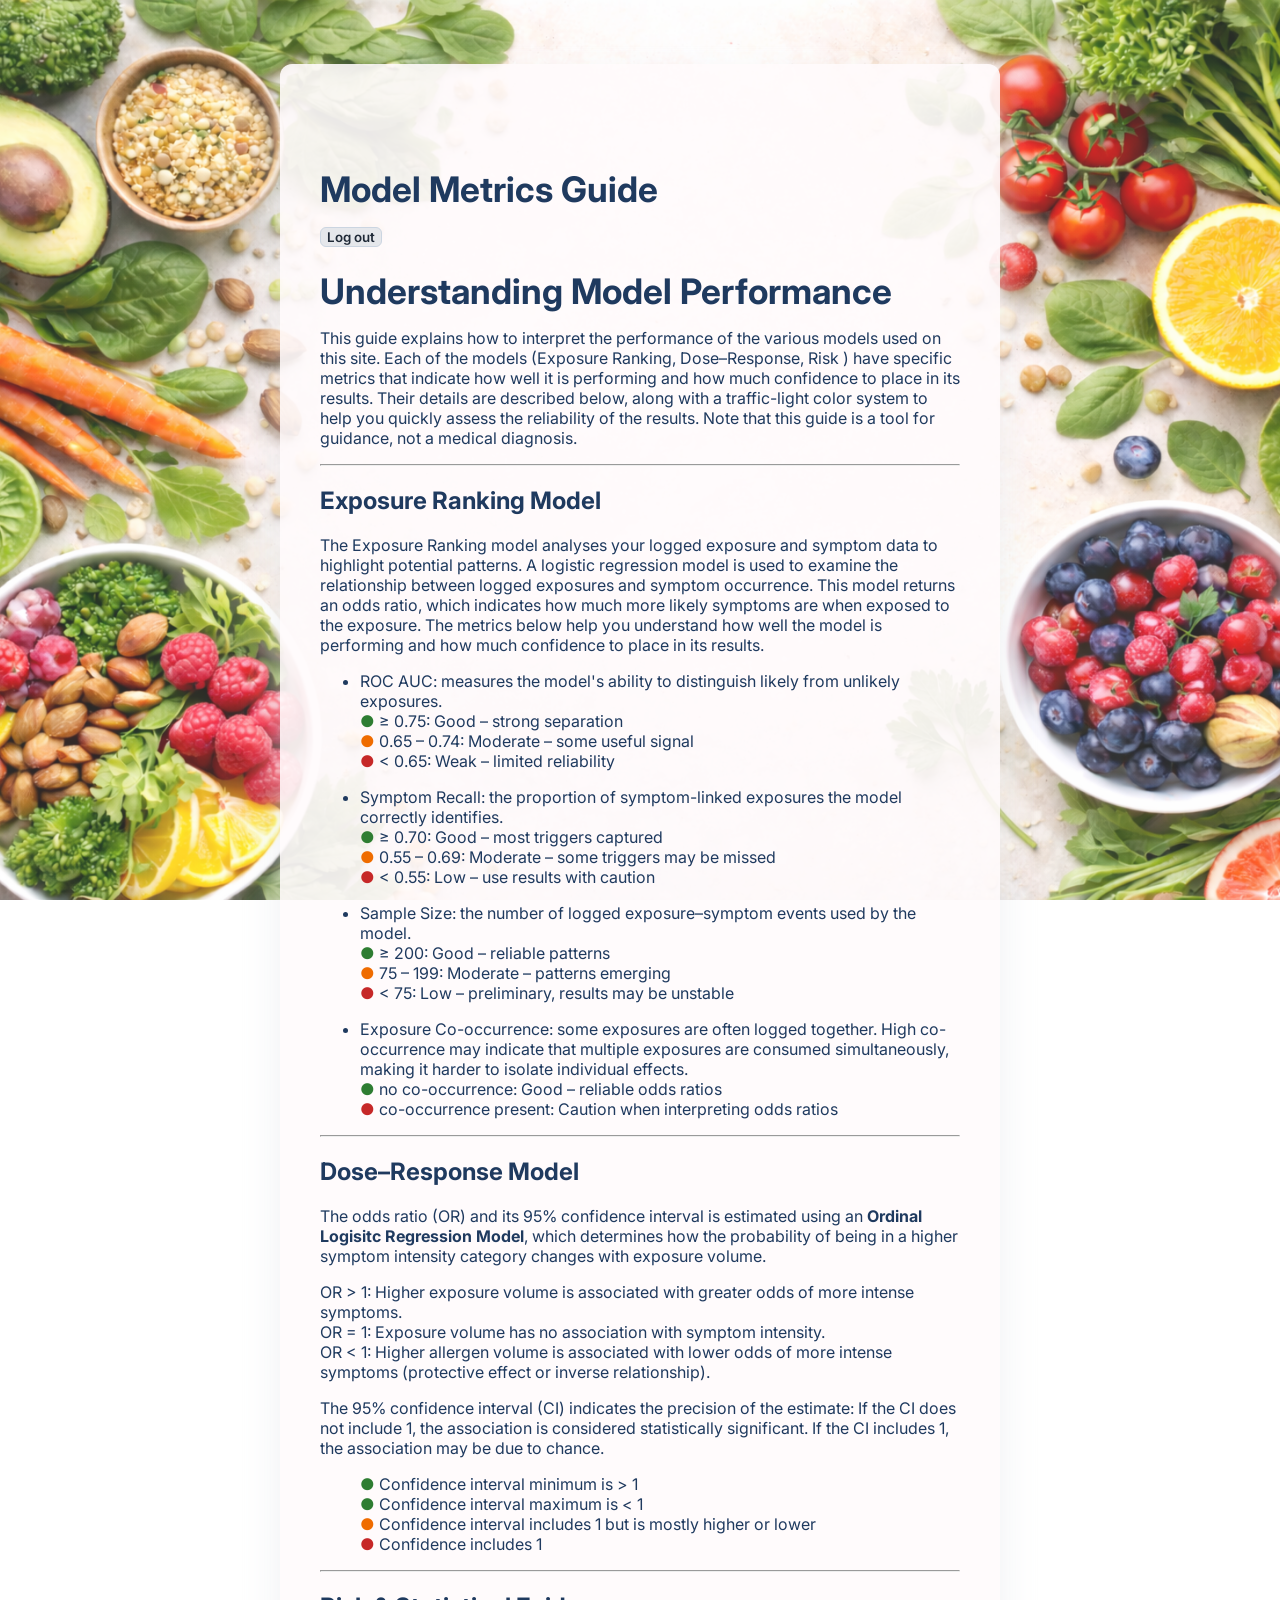
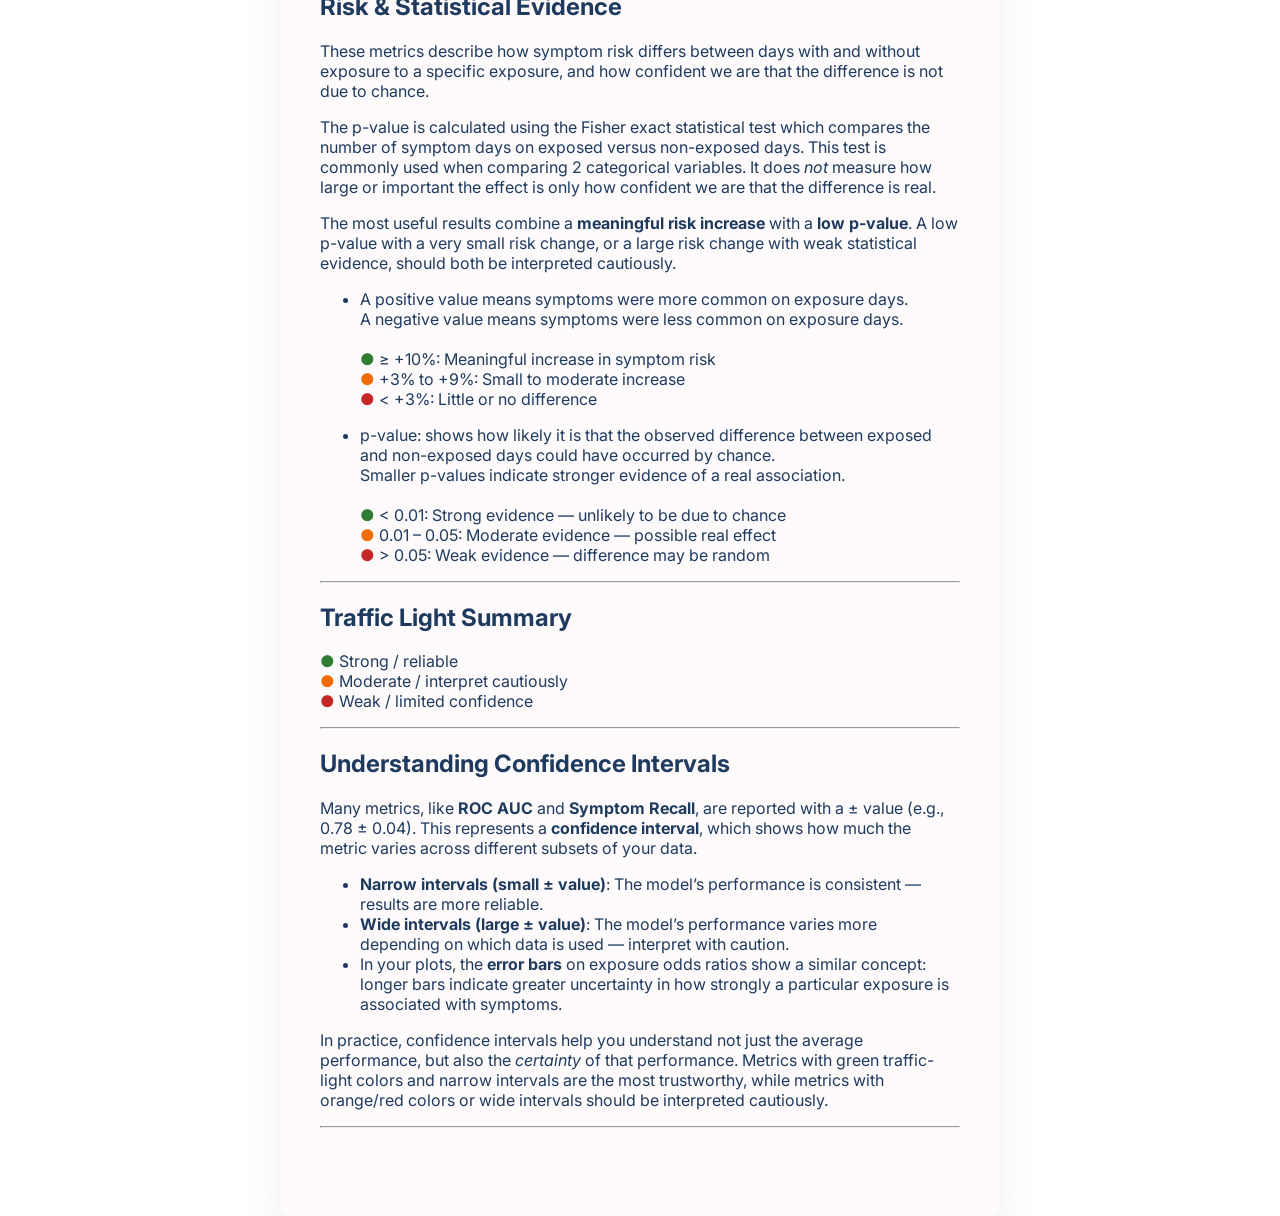
<file: docs/model-metrics.html>
<!DOCTYPE html>
<html lang="en">
<head>
  <meta charset="UTF-8" />
  <meta name="viewport" content="width=device-width, initial-scale=1.0"/>
  <title>Food–Body Connection | Dashboard</title>
  <link rel="preconnect" href="https://fonts.googleapis.com" />
  <link rel="preconnect" href="https://fonts.gstatic.com" crossorigin />
  <!-- Pinned rather than using the system stack, which resolved to SF Pro on
       an iPhone and Segoe UI on Windows and so never matched between them.
       display=swap shows the fallback immediately rather than blank text if
       the font is slow or unreachable. -->
  <link href="https://fonts.googleapis.com/css2?family=Inter:wght@400;500;600;700&display=swap" rel="stylesheet" />
  <link rel="stylesheet" href="styles.css" />
  <link rel="icon" type="image/png" href="assets/images/background.png">
  <link rel="apple-touch-icon" href="/food_body_connection/assets/images/background_iphone.png">

</head>
<body>
  <main class="container">

    <header class="dashboard-header">
      <h1>Model Metrics Guide</h1>
      <p id="user-email" class="subtle"></p>
      <button id="logout-btn" class="secondary">Log out</button>
    </header>

  <h1>Understanding Model Performance</h1>

  <p>
    This guide explains how to interpret the performance of the various models used on this site. 
    Each of the models (Exposure Ranking, Dose–Response, Risk ) have specific metrics that indicate how well it is performing and how much confidence to place in its results.
    Their details are described below, along with a traffic-light color system to help you quickly assess the reliability of the results.
    Note that this guide is a tool for guidance, not a medical diagnosis.
  </p>

  <hr />

  <h2>Exposure Ranking Model</h2>
  <p>
  The Exposure Ranking model analyses your logged exposure and symptom data to highlight potential patterns. 
  A logistic regression model is used to examine the relationship between logged exposures and symptom occurrence.
  This model returns an odds ratio, which indicates how much more likely symptoms are when exposed to the exposure.
  The metrics below help you understand how well the model is performing and how much confidence to place in its results. 
  </p>

  <ul>
    <li>
      <span class="metric-title">ROC AUC</span>: measures the model's ability to distinguish likely from unlikely exposures.
      <div class="metric-description">
        <span class="indicator green">●</span> ≥ 0.75: Good – strong separation<br>
        <span class="indicator orange">●</span> 0.65 – 0.74: Moderate – some useful signal<br>
        <span class="indicator red">●</span> < 0.65: Weak – limited reliability
      </div>
    </li>

    <p></p>
    <li>
      <span class="metric-title">Symptom Recall</span>: the proportion of symptom-linked exposures the model correctly identifies.
      <div class="metric-description">
        <span class="indicator green">●</span> ≥ 0.70: Good – most triggers captured<br>
        <span class="indicator orange">●</span> 0.55 – 0.69: Moderate – some triggers may be missed<br>
        <span class="indicator red">●</span> < 0.55: Low – use results with caution
      </div>
    </li>

    <p></p>
    <li>
      <span class="metric-title">Sample Size</span>: the number of logged exposure–symptom events used by the model.
      <div class="metric-description">
        <span class="indicator green">●</span> ≥ 200: Good – reliable patterns<br>
        <span class="indicator orange">●</span> 75 – 199: Moderate – patterns emerging<br>
        <span class="indicator red">●</span> < 75: Low – preliminary, results may be unstable
      </div>
    </li>
    <p></p>
    <li>
      <span class="metric-title">Exposure Co-occurrence</span>: some exposures are often logged together. 
      High co-occurrence may indicate that multiple exposures are consumed simultaneously, making it harder to isolate individual effects.
      <div class="metric-description">
        <span class="indicator green">●</span> no co-occurrence: Good – reliable odds ratios<br>
        <span class="indicator red">●</span> co-occurrence present: Caution when interpreting odds ratios<br>
      </div>
    </li>
  </ul>
  <hr />

  <h2>Dose–Response Model</h2>

  <p>
  The odds ratio (OR) and its 95% confidence interval is estimated using an <strong> Ordinal Logisitc Regression Model</strong>, which determines how the probability of being in a higher symptom intensity category changes with exposure volume.
  </p>
  <p>
  OR > 1: Higher exposure volume is associated with greater odds of more intense symptoms.<br>
  OR = 1: Exposure volume has no association with symptom intensity.<br>
  OR < 1: Higher allergen volume is associated with lower odds of more intense symptoms (protective effect or inverse relationship).
  </p>
  <p>
  The 95% confidence interval (CI) indicates the precision of the estimate:
  If the CI does not include 1, the association is considered statistically significant.
  If the CI includes 1, the association may be due to chance.
  </p>

  <ul>
      <div class="metric-description">
        <span class="indicator green">●</span> Confidence interval minimum is > 1 <br>
        <span class="indicator green">●</span> Confidence interval maximum is < 1 <br>
        <span class="indicator orange">●</span> Confidence interval includes 1 but is mostly higher or lower <br>
        <span class="indicator red">●</span> Confidence includes 1  
      </div>
  </ul>
  <hr />

  <h2>Risk & Statistical Evidence</h2>

  <p>
  These metrics describe how symptom risk differs between days with and without exposure
  to a specific exposure, and how confident we are that the difference is not due to chance.
  </p>
  <p>
  The p-value is calculated using the Fisher exact statistical test which compares the number of symptom days on exposed versus non-exposed days. 
  This test is commonly used when comparing 2 categorical variables. 
  It does <em>not</em> measure how large or important the effect is only how confident we are that the difference is real.
  </p>
  <p>
  The most useful results combine a <strong>meaningful risk increase</strong> with a
  <strong>low p-value</strong>. A low p-value with a very small risk change, or a large risk change with weak
  statistical evidence, should both be interpreted cautiously.
  </p>

  <ul>
    <li>
      <div class="metric-description">
        A positive value means symptoms were more common on exposure days.<br />
        A negative value means symptoms were less common on exposure days.<br /><br />
        <span class="indicator green">●</span> ≥ +10%: Meaningful increase in symptom risk<br>
        <span class="indicator orange">●</span> +3% to +9%: Small to moderate increase<br>
        <span class="indicator red">●</span> < +3%: Little or no difference
      </div>
    </li>

    <p></p>

    <li>
      <span class="metric-title">p-value</span>: shows how likely it is that the observed difference between exposed and non-exposed days could have occurred by chance.
      <div class="metric-description">
        Smaller p-values indicate stronger evidence of a real association.<br /><br />

        <span class="indicator green">●</span> &lt; 0.01: Strong evidence — unlikely to be due to chance<br>
        <span class="indicator orange">●</span> 0.01 – 0.05: Moderate evidence — possible real effect<br>
        <span class="indicator red">●</span> &gt; 0.05: Weak evidence — difference may be random
      </div>
    </li>
  </ul>

  <hr />
  <h2>Traffic Light Summary</h2>
  <p>
    <span class="indicator green">●</span> Strong / reliable<br>
    <span class="indicator orange">●</span> Moderate / interpret cautiously<br>
    <span class="indicator red">●</span> Weak / limited confidence
  </p>

  <hr />


  <h2>Understanding Confidence Intervals</h2>
  <p>
  Many metrics, like <strong>ROC AUC</strong> and <strong>Symptom Recall</strong>, are reported with a ± value (e.g., 0.78 ± 0.04). This represents a <strong>confidence interval</strong>, which shows how much the metric varies across different subsets of your data.
  </p>

  <ul>
    <li><strong>Narrow intervals (small ± value)</strong>: The model’s performance is consistent — results are more reliable.</li>
    <li><strong>Wide intervals (large ± value)</strong>: The model’s performance varies more depending on which data is used — interpret with caution.</li>
    <li>In your plots, the <strong>error bars</strong> on exposure odds ratios show a similar concept: longer bars indicate greater uncertainty in how strongly a particular exposure is associated with symptoms.</li>
  </ul>

  <p>
  In practice, confidence intervals help you understand not just the average performance, but also the <em>certainty</em> of that performance. Metrics with green traffic-light colors and narrow intervals are the most trustworthy, while metrics with orange/red colors or wide intervals should be interpreted cautiously.
  </p>

  <hr />
</body>
</html>
</file>
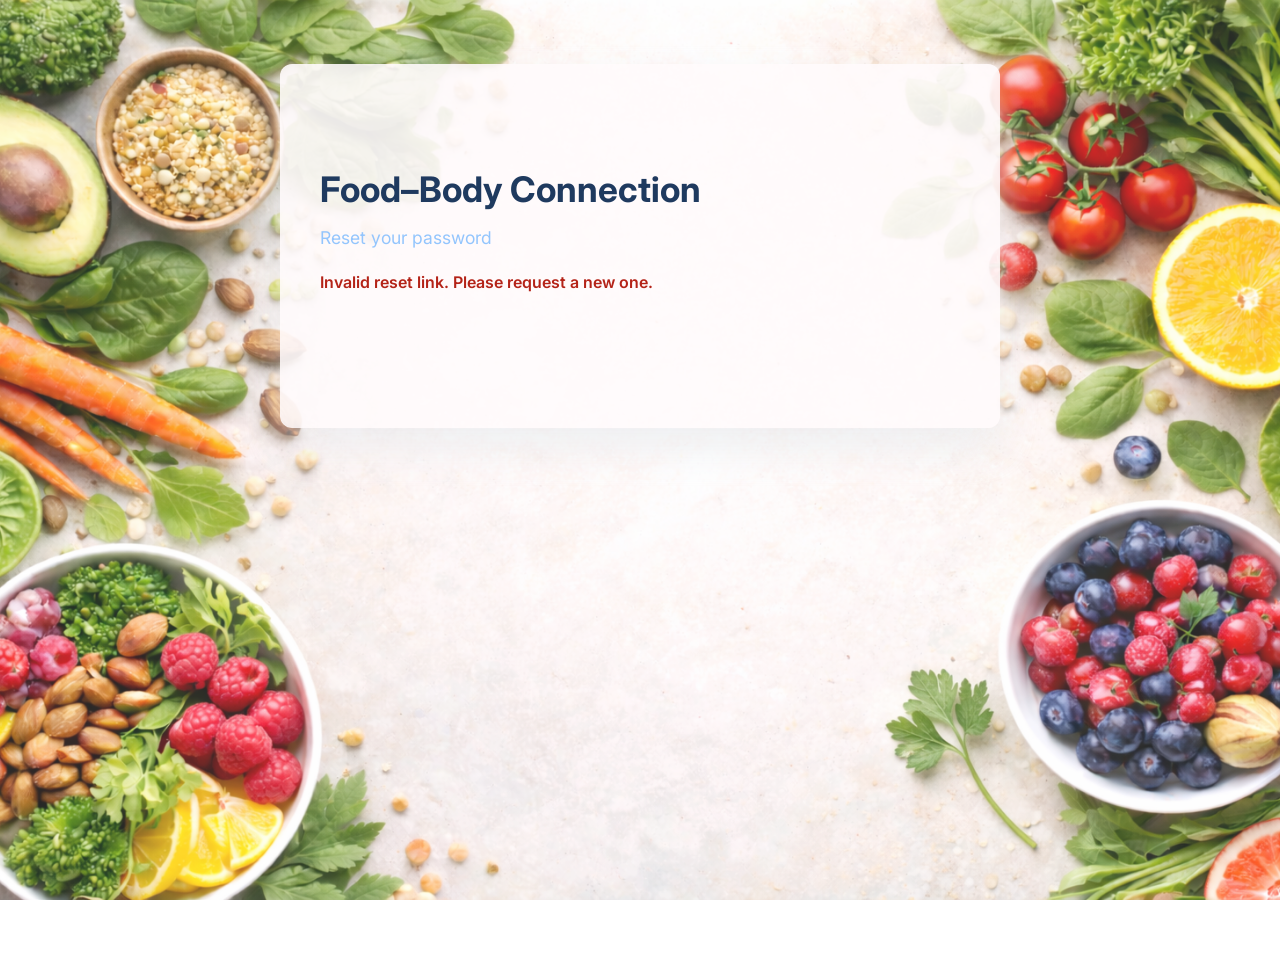
<file: docs/reset-password.html>
<!DOCTYPE html>
<html lang="en">
<head>
  <meta charset="UTF-8" />
  <meta name="viewport" content="width=device-width, initial-scale=1.0"/>
  <title>Food–Body Connection | Reset Password</title>
  <link rel="preconnect" href="https://fonts.googleapis.com" />
  <link rel="preconnect" href="https://fonts.gstatic.com" crossorigin />
  <!-- Pinned rather than using the system stack, which resolved to SF Pro on
       an iPhone and Segoe UI on Windows and so never matched between them.
       display=swap shows the fallback immediately rather than blank text if
       the font is slow or unreachable. -->
  <link href="https://fonts.googleapis.com/css2?family=Inter:wght@400;500;600;700&display=swap" rel="stylesheet" />
  <link rel="stylesheet" href="styles.css" />
  <link rel="icon" type="image/png" href="assets/images/background_iphone.png">
</head>
<body>
  <main class="container">
    <div class="project-card">
      <h1>Food–Body Connection</h1>
      <p class="tagline">Reset your password</p>

      <form id="reset-form" class="form active">
        <label>
          New password
          <input type="password" id="new_password" required minlength="8" />
        </label>
        <label>
          Confirm password
          <input type="password" id="confirm_password" required minlength="8" />
        </label>
        <button type="submit" class="primary">Set new password</button>
      </form>

      <p id="reset-success" class="success"></p>
      <p id="reset-error" class="error"></p>
    </div>
  </main>

  <script type="module" src="js/reset-password.js"></script>
</body>
</html>
</file>
<file: docs/styles.css>
/* =========================
   Base / Reset
   ========================= */

/* Ensure full-height layout and remove default spacing */
html, body {
  height: 100%;
  margin: 0;
}

/* Global body styling: font, text color, and layered background */
body {
  /* Inter first so every device renders the same text; the system stack stays
     behind it as a fallback if the font does not load. */
  font-family: "Inter", system-ui, -apple-system, BlinkMacSystemFont, "Segoe UI", sans-serif;
  color: #1f3a5f;
  background:
    /* Light overlay for better text readability */
    linear-gradient(rgba(255,255,255,0.15), rgba(255,255,255,0.15)),
    /* Desktop background image */
    url("assets/images/background.png") center / cover no-repeat fixed;
}

/* Mobile-specific background (simpler, non-fixed for performance) */
@media (max-width: 768px) {
  body {
    background: url("assets/images/foodbody_background_mobile.jpg") center / cover no-repeat;
  }
}


/* =========================
   Layout
   ========================= */

/* Main centered content container (card style) */
.container {
  max-width: 640px;
  margin: 4rem auto;              /* Center horizontally with top spacing */
  padding: 5rem 2.5rem;           /* Inner spacing */
  background: rgba(255, 251, 252, 0.9); /* Semi-transparent background */
  border-radius: 12px;            /* Rounded corners */
  box-shadow: 0 20px 40px rgba(229, 231, 235, 0.6); /* Soft shadow */
}


/* =========================
   Typography
   ========================= */

/* Main page heading */
h1 {
  font-size: 2.2rem;
  margin-bottom: 0.5rem;
}

.user-count-badge {
  position: fixed;
  right: 1rem;
  bottom: 1rem;
  padding: 0.35rem 0.6rem;
  background: rgba(255, 255, 255, 0.78);
  color: #1f3a5f;
  font-size: 0.8rem;
  font-weight: 600;
  border: 1px solid rgba(31, 58, 95, 0.2);
  border-radius: 999px;
  backdrop-filter: blur(4px);
  white-space: nowrap;
  z-index: 30;
  pointer-events: none;
}

/* Subtitle or tagline text */
.tagline {
  font-size: 1.1rem;
  color: #93c5fd;
  margin-bottom: 1.5rem;
}

/* Neutral status message (e.g., loading state) */
.status {
  margin-top: 1.5rem;
  font-style: italic;
  color: #9ca3af;
}

/* Success message styling */
.success {
  color: #1a7f37;
  font-weight: 600;
  margin-top: 1rem;
}

/* Error message styling */
.error {
  color: #b42318;
  font-weight: 600;
  margin-top: 1rem;
}

/* Small helper or hint text */
.helper-text {
  font-size: 0.85rem;
  color: #64748b;
}


/* =========================
   Tabs
   ========================= */

/* Tab container with bottom divider */
.tabs {
  display: flex;
  /* One row, scrolling sideways when the tabs outrun the width. Seven of them
     need about 725px and the container gives 560px, so fitting them all would
     mean 0.7rem on a desktop and 0.4rem on a phone.

     No scrollbar: the tab clipped at the right edge is the cue that there is
     more, which is how it was before the seventh tab pushed the last one out
     of sight entirely. */
  flex-wrap: nowrap;
  overflow-x: auto;
  -webkit-overflow-scrolling: touch;
  scrollbar-width: none;
  margin-bottom: 1.5rem;
  border-bottom: 1px solid #ddd;
}

/* Individual tab button. Sized to its own label at every width, which is what
   the phone did and the desktop did not. */
.tab {
  flex: 0 0 auto;
  white-space: nowrap;
  /* The original desktop size. Natural-width tabs wrap to two rows inside the
     640px container at either size, so the larger one costs no extra row. */
  padding: 0.75rem;
  background: none;
  border: none;
  font-size: 1rem;
  cursor: pointer;
  /* Blue throughout, as the phone looked before the buttons were styled. The
     iOS default that produced that look is #007aff, which manages only 4.02:1
     on this background and fails AA at 0.85rem, so this is the app's own blue
     at 5.17:1 instead. */
  color: #2563eb;
  border-bottom: 3px solid transparent; /* For active indicator */
}

/* Phones: tighter, so fewer tabs sit beyond the edge before scrolling. */
@media (max-width: 640px) {
  .tab {
    font-size: 0.85rem;
    padding: 0.6rem 0.75rem;
  }
}

.tabs::-webkit-scrollbar { display: none; }

/* Active tab styling */
.tab.active {
  /* Same blue as the rest: the current tab is marked by weight and the
     underline rather than by a different colour. */
  font-weight: 600;
  border-bottom-color: #2563eb;
}


/* =========================
   Buttons
   ========================= */

/* Base button styling */
button {
  font-family: inherit;
  font-weight: 600;
  border-radius: 6px;
  cursor: pointer;
  /* Set explicitly, or the browser's own default for <button> shows through —
     black on Windows, system blue on iOS, so the same button looked different
     on a phone and a desktop. Rules with their own colour still win. */
  color: #1f2937;
}

/* Primary action button */
.primary {
  background: #2563eb;
  color: #fff;
  border: none;
}

/* Primary hover state */
.primary:hover {
  background: #1d4ed8;
}

/* Secondary action button */
.secondary {
  background: #e5e7eb;
  color: #1f2937;
  border: 1px solid #cbd5e1;
}

/* Secondary hover state */
.secondary:hover {
  background: #d1d5db;
}

/* Full-width primary button (typically form submit) */
button.primary {
  width: 100%;
  margin-top: 0.75rem;
}


/* =========================
   Forms – unified system
   ========================= */

/* Hidden by default (toggled via .active class) */
.form {
  display: none;
  flex-direction: column;
  gap: 0.75rem; /* Vertical spacing between rows */
}

/* Visible form */
.form.active {
  display: flex;
}

/* Form row layout: label + input grid */
.form-row {
  display: grid;
  grid-template-columns: 130px 1fr; /* Fixed label width */
  align-items: center;
  gap: 0.75rem;
}

/* Label styling */
.form-row label {
  font-size: 0.9rem;
  white-space: nowrap;
}

/* Text inputs and dropdowns */
input,
select {
  /* Form controls do not inherit the page font by default, so without this
     every field and dropdown keeps the platform's own — which is the
     difference the web font was pinned to remove. */
  font-family: inherit;
  font-size: 1rem;
  height: 2.4rem;
  padding: 0 0.6rem;
  border-radius: 4px;
  border: 1px solid #cbd5e1;
  width: 100%;
  box-sizing: border-box;
}

/* Focus state for accessibility feedback */
input:focus,
select:focus,
textarea:focus {
  outline: none;
  border-color: #2563eb;
  box-shadow: 0 0 0 2px rgba(37, 99, 235, 0.15);
}

/* Inline field grouping (e.g., quantity + unit) */
.inline-fields,
.inline-add {
  display: inline-flex;
  align-items: center;
  gap: 0.5rem;
}

/* Specific field width constraints */
#allergen-quantity,
#allergen-unit {
  width: 80px;
}

#allergen-date {
  width: 200px;
}

/* Narrow width for inline text input */
.inline-add input[type="text"] {
  width: 20ch;
}

/* Align helper text under input column */
.form-row + .helper-text {
  margin-left: 130px;
}


/* =========================
   Autocomplete
   ========================= */

/* Wrapper enables absolute positioning of suggestions */
.autocomplete-wrapper {
  position: relative;
}

/* Dropdown suggestion list */
.suggestions {
  display: none;
  position: absolute;
  top: 100%;      /* Directly below input */
  left: 0;
  right: 0;
  z-index: 1000;
  background: #fff;
  border: 1px solid #ccc;
  list-style: none;
  margin: 0;
  padding: 0;
  max-width: 300px;
}

/* Visible state */
.suggestions.visible {
  display: block;
}

/* Individual suggestion item */
.suggestions li {
  padding: 6px;
  cursor: pointer;
}

/* Hover effect for suggestions */
.suggestions li:hover {
  background: #eee;
}


/* =========================
   Stats / Analysis
   ========================= */

/* Inline statistic row */
.stat-inline {
  display: flex;
  align-items: center;
  gap: 0.5rem; 
  padding: 0.25rem 0.5rem;
  margin-left: 1rem;
  opacity: 0.9;
}

/* Fixed-width stat label */
.stat-label {
  flex: 0 0 200px;
  width: 200px;
  font-size: 0.85rem;
  color: #666;
}

/* Right-aligned numeric stat value */
.stat-value {
  flex: 0 0 80px;
  font-size: 0.85rem;
  font-weight: 500;
  text-align: right;
  font-variant-numeric: tabular-nums; /* Align digits evenly */
}

/* Color indicators */
.green { color: #2e7d32; }
.orange { color: #ef6c00; }
.red { color: #c62828; }


/* =========================
   Figures / Images
   ========================= */

/* Wrapper for images with captions */
.img-figure {
  display: inline-block;
}

/* Responsive image behavior */
.img-figure img {
  display: block;
  max-width: 100%;
  height: auto;
}

/* Small caption text */
.img-figure figcaption {
  font-size: 0.6em;
  color: #666;
  text-align: justify;
}


/* =========================
   Responsive
   ========================= */

/* Stack labels and inputs vertically on small screens */
@media (max-width: 600px) {
  .form-row {
    grid-template-columns: 1fr;
  }

  .form-row + .helper-text {
    margin-left: 0;
  }
}

/* Range slider wrapper */
.range-wrapper {
  width: 100%;
  position: relative;
}

/* Full-width range input */
.range-wrapper input[type="range"] {
  width: 100%;
}

/* Container for custom range labels */
.range-labels {
  position: relative;
  height: 1.5em;
  margin-top: 6px;
}

/* Individual positioned range label */
.range-labels span {
  position: absolute;
  transform: translateX(-50%);
  font-size: 0.85em;
  white-space: nowrap;
}


/* =========================
   Project Card / Footnote
   ========================= */

/* Card with reserved space for absolute footnote */
.project-card {
  position: relative;
  padding-bottom: 2.5rem;
}

/* Bottom-right small attribution text */
.project-footnote {
  position: absolute;
  bottom: 0.75rem;
  right: 0.75rem;

  font-size: 0.75em;
  color: #888;
  white-space: nowrap;
}

/* Footnote link styling */
.project-footnote a {
  color: inherit;
  text-decoration: underline;
  text-decoration-thickness: 1px;
}

/* Hover effect for footnote link */
.project-footnote a:hover {
  color: #444;
}

.analysis-picker-container {
  margin-top: 1.5rem;
  padding: 1rem;
  border: 1px solid #ddd;
  border-radius: 12px;
  background: #fafafa;
}

.analysis-display-container {
  margin-top: 1rem;
}

.analysis-panel {
  display: none;
}

.analysis-panel.visible {
  display: block;
}


/* =========================
   Recent Logs – spreadsheet style
   ========================= */

.recent-logs-section {
  margin-top: 1.5rem;
  border-top: 1px solid #e5e7eb;
  padding-top: 1rem;
}

.recent-logs-title {
  font-size: 0.95rem;
  font-weight: 600;
  color: #374151;
  margin: 0 0 0.5rem 0;
}

.logs-empty,
.logs-loading {
  font-size: 0.85rem;
  color: #9ca3af;
  font-style: italic;
  margin: 0;
}

.logs-table {
  width: 100%;
  border-collapse: collapse;
  font-size: 0.85rem;
  table-layout: fixed;
}

.logs-table thead th {
  text-align: left;
  padding: 0.25rem 0.4rem;
  font-size: 0.75rem;
  color: #9ca3af;
  font-weight: 500;
  border-bottom: 1px solid #e5e7eb;
}

/* Column widths — browser scales these proportionally to fill 100% */
.logs-table thead th:first-child  { width: 110px; }
.logs-table thead th:nth-child(2) { width: 140px; }
.logs-table thead th:last-child   { width: 88px; }

.logs-table tbody td {
  padding: 0.28rem 0.4rem;
  border-bottom: 1px solid #f3f4f6;
  vertical-align: middle;
}

.log-cell {
  cursor: pointer;
}

.log-cell:hover .cell-display {
  background: #eff6ff;
  border-radius: 3px;
}

.cell-display {
  display: block;
  min-height: 1.5rem;
  line-height: 1.5rem;
  padding: 0 0.2rem;
  overflow: hidden;
  text-overflow: ellipsis;
  white-space: nowrap;
}

.cell-input {
  width: 100%;
  height: 1.75rem;
  padding: 0 0.3rem;
  border: 1.5px solid #2563eb;
  border-radius: 3px;
  font-size: 0.82rem;
  font-family: inherit;
  box-sizing: border-box;
  background: #fff;
  outline: none;
}

/* Qty + Unit side-by-side in the Amount cell */
.cell-amount-inputs {
  display: flex;
  gap: 0.2rem;
}

.cell-qty { width: 56px !important; flex-shrink: 0; }
.cell-unit { flex: 1; min-width: 0; }

/* Row state feedback */
.log-row--saving { opacity: 0.5; pointer-events: none; }

.log-row--saved td   { background: #dcfce7; transition: background 0.8s ease; }
.log-row--error td   { background: #fee2e2; transition: background 0.8s ease; }

/* =========================
   Daily Check-in
   ========================= */

.checkin-period-toggle {
  display: flex;
  border: 1px solid #d1d5db;
  border-radius: 8px;
  overflow: hidden;
  width: fit-content;
  margin-bottom: 1.5rem;
}

.checkin-period-btn {
  padding: 0.5rem 1.6rem;
  border: none;
  border-right: 1px solid #d1d5db;
  background: #fff;
  cursor: pointer;
  font-size: 0.95em;
  color: #6b7280;
}

.checkin-period-btn:last-child { border-right: none; }

.checkin-period-btn.active {
  background: #3b82f6;
  color: #fff;
  font-weight: 600;
}

.checkin-section-label {
  font-size: 0.78em;
  font-weight: 700;
  text-transform: uppercase;
  letter-spacing: 0.06em;
  color: #9ca3af;
  margin: 1.2rem 0 0.6rem;
}

.checkin-row {
  display: flex;
  align-items: center;
  gap: 1rem;
  margin-bottom: 0.65rem;
}

.checkin-label {
  min-width: 155px;
  font-size: 0.9em;
  color: #374151;
}

.checkin-btn-group {
  display: flex;
  border: 1px solid #d1d5db;
  border-radius: 6px;
  overflow: hidden;
}

.checkin-btn-group button {
  padding: 0.35rem 0.9rem;
  border: none;
  border-right: 1px solid #d1d5db;
  background: #fff;
  cursor: pointer;
  font-size: 0.85em;
  color: #6b7280;
}

.checkin-btn-group button:last-child { border-right: none; }

.checkin-btn-group button.selected {
  background: #3b82f6;
  color: #fff;
  font-weight: 600;
}

@media (max-width: 480px) {
  .checkin-row {
    flex-direction: column;
    align-items: flex-start;
    gap: 0.35rem;
  }
  .checkin-label {
    min-width: unset;
  }
}


/* =========================
   Time series – controls
   ========================= */

.ts-type-sel { width: 100px; flex-shrink: 0; }
.ts-name-sel { flex: 1; min-width: 0; }

.ts-range-btns {
  display: flex;
  gap: 0.3rem;
  flex-wrap: wrap;
}

.ts-range-btn {
  padding: 0.3rem 0.75rem;
  font-size: 0.8rem;
  font-weight: 500;
  background: #f3f4f6;
  border: 1px solid #d1d5db;
  border-radius: 4px;
  cursor: pointer;
  color: #374151;
  width: auto;
  margin: 0;
}

.ts-range-btn:hover { background: #e5e7eb; }

.ts-range-btn.active {
  background: #2563eb;
  color: #fff;
  border-color: #2563eb;
}


/* =========================
   Medications tab
   ========================= */

.med-section {
  margin-bottom: 1rem;
}

.med-current-list {
  display: flex;
  flex-direction: column;
  gap: 0.6rem;
  margin-top: 0.5rem;
}

.med-card {
  border: 1px solid #e5e7eb;
  border-radius: 8px;
  padding: 0.75rem 1rem;
  background: #fff;
}

.med-card-header {
  display: flex;
  align-items: baseline;
  gap: 0.5rem;
  flex-wrap: wrap;
  margin-bottom: 0.15rem;
}

.med-card-name {
  font-weight: 600;
  font-size: 0.95rem;
}

.med-card-dose {
  font-size: 0.85rem;
  color: #4b5563;
}

.med-card-since {
  font-size: 0.75rem;
  color: #9ca3af;
  margin-bottom: 0.45rem;
}

.med-card-actions {
  display: flex;
  gap: 0.4rem;
}

.med-card-actions button {
  width: auto;
  margin: 0;
  padding: 0.25rem 0.75rem;
  font-size: 0.8rem;
}

.med-change-panel {
  margin-top: 0.75rem;
  padding-top: 0.75rem;
  border-top: 1px solid #f3f4f6;
}

.med-history-table {
  width: 100%;
  border-collapse: collapse;
  font-size: 0.82rem;
  margin-top: 0.5rem;
}

.med-history-table th {
  text-align: left;
  padding: 0.25rem 0.4rem;
  font-size: 0.75rem;
  color: #9ca3af;
  font-weight: 500;
  border-bottom: 1px solid #e5e7eb;
}

.med-history-table td {
  padding: 0.3rem 0.4rem;
  border-bottom: 1px solid #f3f4f6;
  vertical-align: middle;
}

.med-row--active td {
  background: #f0fdf4;
}

.med-row--ended td {
  color: #9ca3af;
}
/* ── Training ─────────────────────────────────────────────────────────── */

.tr-card {
  border: 1px solid #e5e7eb;
  border-radius: 8px;
  padding: 0.75rem 1rem;
  background: #fff;
  margin-bottom: 0.6rem;
}

.tr-card-title { font-weight: 600; font-size: 0.95rem; margin: 0 0 0.15rem; }
.tr-body { font-size: 0.85rem; color: #4b5563; margin: 0.2rem 0; }
.tr-hint { font-size: 0.75rem; color: #9ca3af; margin: 0.15rem 0; }
.tr-today { font-size: 0.8rem; color: #4b5563; text-align: center; margin: 0.5rem 0 0; }

.tr-warn {
  font-size: 0.8rem;
  color: #92400e;
  background: #fffbeb;
  border: 1px solid #fde68a;
  border-radius: 6px;
  padding: 0.5rem 0.75rem;
  margin: 0.4rem 0;
}

.tr-notice { border-color: #fde68a; background: #fffbeb; }

.tr-toggles { display: flex; flex-wrap: wrap; gap: 0.4rem; }
.tr-toggles button { width: auto; margin: 0; padding: 0.35rem 0.8rem; font-size: 0.8rem; }
.tr-panel { margin-top: 0.75rem; }

.tr-step {
  font-size: 0.75rem;
  color: #9ca3af;
  text-transform: uppercase;
  letter-spacing: 0.04em;
  margin: 0 0 0.4rem;
}

/* Where you are in the session. One segment per exercise, coloured by stage,
   so the shape of the session is visible at a glance — how much stretching is
   left, whether the strength work is done — which a running count never showed. */
.tr-bar {
  display: flex;
  gap: 2px;
  width: 100%;
  margin: 0 0 0.4rem;
}
.tr-bar-seg {
  flex: 1 1 0;
  height: 0.5rem;
  border-radius: 1px;
  transition: opacity 0.15s, transform 0.15s;
}
.tr-bar-seg:first-child { border-radius: 3px 1px 1px 3px; }
.tr-bar-seg:last-child { border-radius: 1px 3px 3px 1px; }
/* Still coloured, so the stages ahead stay readable as a plan. */
.tr-bar-seg.is-ahead { opacity: 0.28; }
.tr-bar-seg.is-here {
  transform: scaleY(1.9);
  box-shadow: 0 0 0 1px #fff, 0 0 0 2px var(--seg, #374151);
}

.tr-bar-key {
  display: flex;
  flex-wrap: wrap;
  gap: 0.15rem 0.7rem;
  text-transform: none;
  letter-spacing: 0;
}
.tr-bar-key-item { display: inline-flex; align-items: center; gap: 0.3rem; }
.tr-bar-key-item.is-here { color: #374151; font-weight: 600; }
.tr-bar-dot {
  width: 0.5rem;
  height: 0.5rem;
  border-radius: 50%;
  display: inline-block;
}

.tr-block { width: 100%; }
.tr-big { font-size: 0.95rem; padding: 0.6rem 1rem; min-height: 2.6rem; }

.tr-inline { display: flex; gap: 0.5rem; align-items: center; }
.tr-inline input { width: 6rem; margin: 0; }
.tr-inline button { width: auto; margin: 0; }

.tr-counter { display: flex; align-items: center; gap: 0.75rem; margin: 0.75rem 0; }
.tr-counter button { width: 3.25rem; margin: 0; font-size: 1.4rem; padding: 0.4rem 0; }
.tr-counter span { font-size: 1.75rem; font-weight: 600; min-width: 2.5rem; text-align: center; }

.tr-timer { font-size: 3rem; font-weight: 700; text-align: center; margin: 0.5rem 0; color: #111827; }
.tr-timer-controls { display: flex; gap: 0.5rem; align-items: stretch; margin: 0.5rem 0 1rem; }
.tr-timer-controls .tr-big { flex: 2; margin: 0; }
.tr-timer-controls .secondary { flex: 1; margin: 0; width: auto; }

.tr-nav { display: flex; gap: 0.5rem; margin-top: 0.75rem; }
.tr-nav button { flex: 1; margin: 0; }

/* Form cues are instructions to follow mid-set, so they stay readable rather
   than being demoted to hint grey. */
.tr-cues {
  font-size: 0.85rem;
  color: #374151;
  border-left: 3px solid #e5e7eb;
  padding-left: 0.6rem;
  margin: 0.5rem 0;
}

.tr-plan-list { padding-left: 1.1rem; margin: 0.5rem 0 0; }
.tr-plan-list li { margin-bottom: 0.6rem; }
.tr-plan-name { font-weight: 600; font-size: 0.9rem; }

.tr-set-list { padding-left: 1.1rem; margin: 0.4rem 0 0; }
.tr-set-list li { font-size: 0.8rem; color: #4b5563; margin-bottom: 0.15rem; }

.tr-list { display: flex; flex-direction: column; }

/* Spacing above the pain field, which sat flush against the button above it. */
.tr-field { margin-top: 0.9rem; }

.tr-card-actions { display: flex; gap: 0.4rem; margin-top: 0.6rem; }
.tr-card-actions button {
  width: auto; margin: 0; padding: 0.25rem 0.75rem; font-size: 0.8rem;
}

.tr-set-rows { display: flex; flex-direction: column; gap: 0.5rem; margin-top: 0.5rem; }

.tr-set-row {
  border-top: 1px solid #f3f4f6;
  padding-top: 0.5rem;
}

.tr-set-name { font-size: 0.85rem; font-weight: 600; }

.tr-set-fields { display: flex; flex-wrap: wrap; gap: 0.5rem; margin: 0.35rem 0; }

.tr-set-field { display: flex; flex-direction: column; gap: 0.1rem; }
.tr-set-field span { font-size: 0.7rem; color: #9ca3af; }
.tr-set-field input, .tr-set-field select {
  width: 5rem; margin: 0; padding: 0.25rem 0.4rem; font-size: 0.85rem;
}

.tr-set-actions { display: flex; gap: 0.4rem; align-items: center; }
.tr-set-actions button {
  width: auto; margin: 0; padding: 0.2rem 0.7rem; font-size: 0.78rem;
}
.tr-equip-row { display: flex; align-items: center; gap: 0.6rem; padding: 0.4rem 0; }
.tr-equip-row input { width: auto; margin: 0; }
.tr-equip-row span:first-of-type { flex: 1; font-size: 0.9rem; }

/* Delete control on a log row */
.log-delete { width: 1%; white-space: nowrap; text-align: right; }
.log-delete button {
  width: auto; margin: 0; padding: 0.15rem 0.6rem; font-size: 0.75rem;
}
.tr-equip-row select, .tr-equip-row input[type="text"] {
  width: auto; margin: 0; flex: 1; min-width: 6rem; padding: 0.25rem 0.4rem;
  font-size: 0.85rem;
}
.tr-equip-row button { width: auto; margin: 0; padding: 0.2rem 0.6rem; font-size: 0.78rem; }

/* Editing symptoms */
.sym-edit-row { display: flex; gap: 0.4rem; align-items: center; padding: 0.25rem 0; }
.sym-edit-row input, .sym-edit-row select {
  margin: 0; padding: 0.25rem 0.4rem; font-size: 0.85rem; width: auto;
}
.sym-edit-row input:first-child { flex: 2; }
.sym-edit-row select { flex: 1; }
.sym-edit-row input[placeholder="New group name"] { flex: 1; }
.sym-edit-row button { width: auto; margin: 0; padding: 0.2rem 0.7rem; font-size: 0.78rem; }
.sym-nogroup { background: #fffbeb; border-color: #fde68a; }

/* Group pickers on the add-symptom row */
.inline-add select { width: auto; margin: 0; padding: 0.3rem 0.4rem; }
.inline-add input[type="text"] { min-width: 8rem; }

/* Textareas take the same font but not the single-line height of an input. */
textarea {
  font-family: inherit;
  font-size: 1rem;
  min-height: 5rem;
  padding: 0.5rem 0.6rem;
  border-radius: 4px;
  border: 1px solid #cbd5e1;
  width: 100%;
  box-sizing: border-box;
}
.tr-modes { display: flex; gap: 0.4rem; margin: 0.6rem 0; }
.tr-modes button { flex: 1; width: auto; margin: 0; padding: 0.4rem 0.6rem; font-size: 0.85rem; }

.tr-modes span.tr-hint { flex: 1; align-self: center; }

/* The stretch routine behind a mobility item. Rows are a tick-list to keep
   your place while working down them, so the whole header is the hit target —
   a checkbox-sized tap point is the wrong thing to aim at mid-stretch. */
.tr-routine { list-style: none; padding: 0; margin: 0.75rem 0 0; }

.tr-routine-step {
  border-left: 3px solid #d1d5db;
  padding: 0.5rem 0 0.5rem 0.7rem;
  margin-bottom: 0.5rem;
}
.tr-routine-step .tr-cues { border-left: 0; padding-left: 0; margin: 0.3rem 0 0; }

.tr-routine-head {
  display: flex; align-items: baseline; gap: 0.5rem; cursor: pointer;
}
.tr-routine-tick {
  flex: 0 0 1.1rem; height: 1.1rem; line-height: 1.1rem; text-align: center;
  border: 1px solid #9ca3af; border-radius: 3px;
  font-size: 0.8rem; color: #2563eb;
}
.tr-routine-name { font-weight: 600; font-size: 0.9rem; flex: 1; }
.tr-routine-dur { font-size: 0.8rem; color: #6b7280; white-space: nowrap; }
.tr-routine-why { font-size: 0.78rem; color: #6b7280; margin: 0.2rem 0 0; }

/* Done fades rather than strikes through: the cues still have to be readable
   on the second side after the first is ticked. */
.tr-routine-done { border-left-color: #2563eb; opacity: 0.55; }
.tr-routine-done .tr-routine-tick { border-color: #2563eb; }

/* The chime toggle is a setting, not an action, so it sits quieter than the
   timer buttons above it rather than competing with them. */
.tr-chime-toggle {
  width: auto;
  margin: 0.15rem 0 0;
  padding: 0.2rem 0.6rem;
  font-size: 0.75rem;
  opacity: 0.85;
}

/* The fortnight ahead. A row per day, with the aerobic sessions picked out —
   they are the ones that need planning around, since the rest happen wherever
   you already are. */
.tr-ahead-list { display: flex; flex-direction: column; margin-top: 0.5rem; }

.tr-ahead-row {
  display: flex; align-items: baseline; gap: 0.6rem;
  padding: 0.3rem 0.4rem; border-radius: 4px; font-size: 0.85rem;
}
.tr-ahead-row:nth-child(odd) { background: rgba(0, 0, 0, 0.025); }

.tr-ahead-date { flex: 0 0 3.6rem; color: #6b7280; font-size: 0.8rem; }
.tr-ahead-day { flex: 0 0 3.4rem; font-weight: 600; }
.tr-ahead-mid { display: flex; flex-wrap: wrap; gap: 0.4rem 0.7rem; align-items: baseline; }
.tr-ahead-theme { color: #374151; }
.tr-ahead-aero { color: #0891b2; font-weight: 600; white-space: nowrap; }
.tr-ahead-deload { color: #92400e; font-size: 0.75rem; }

.tr-ahead-today { outline: 2px solid #2563eb; outline-offset: -2px; }
.tr-ahead-rest .tr-ahead-day { color: #6b7280; font-weight: 500; }
.tr-ahead-rule { height: 1px; background: #e5e7eb; margin: 0.35rem 0; }

/* The walk's own card. Deliberately looks like the morning-score prompt
   rather than like a session block — it is a separate thing done at a
   separate time, and looking the same as the training would undo the point. */
#tr-aerobic .tr-inline { margin-top: 0.5rem; }
#tr-aerobic input[type="number"] { max-width: 8rem; }
</file>
